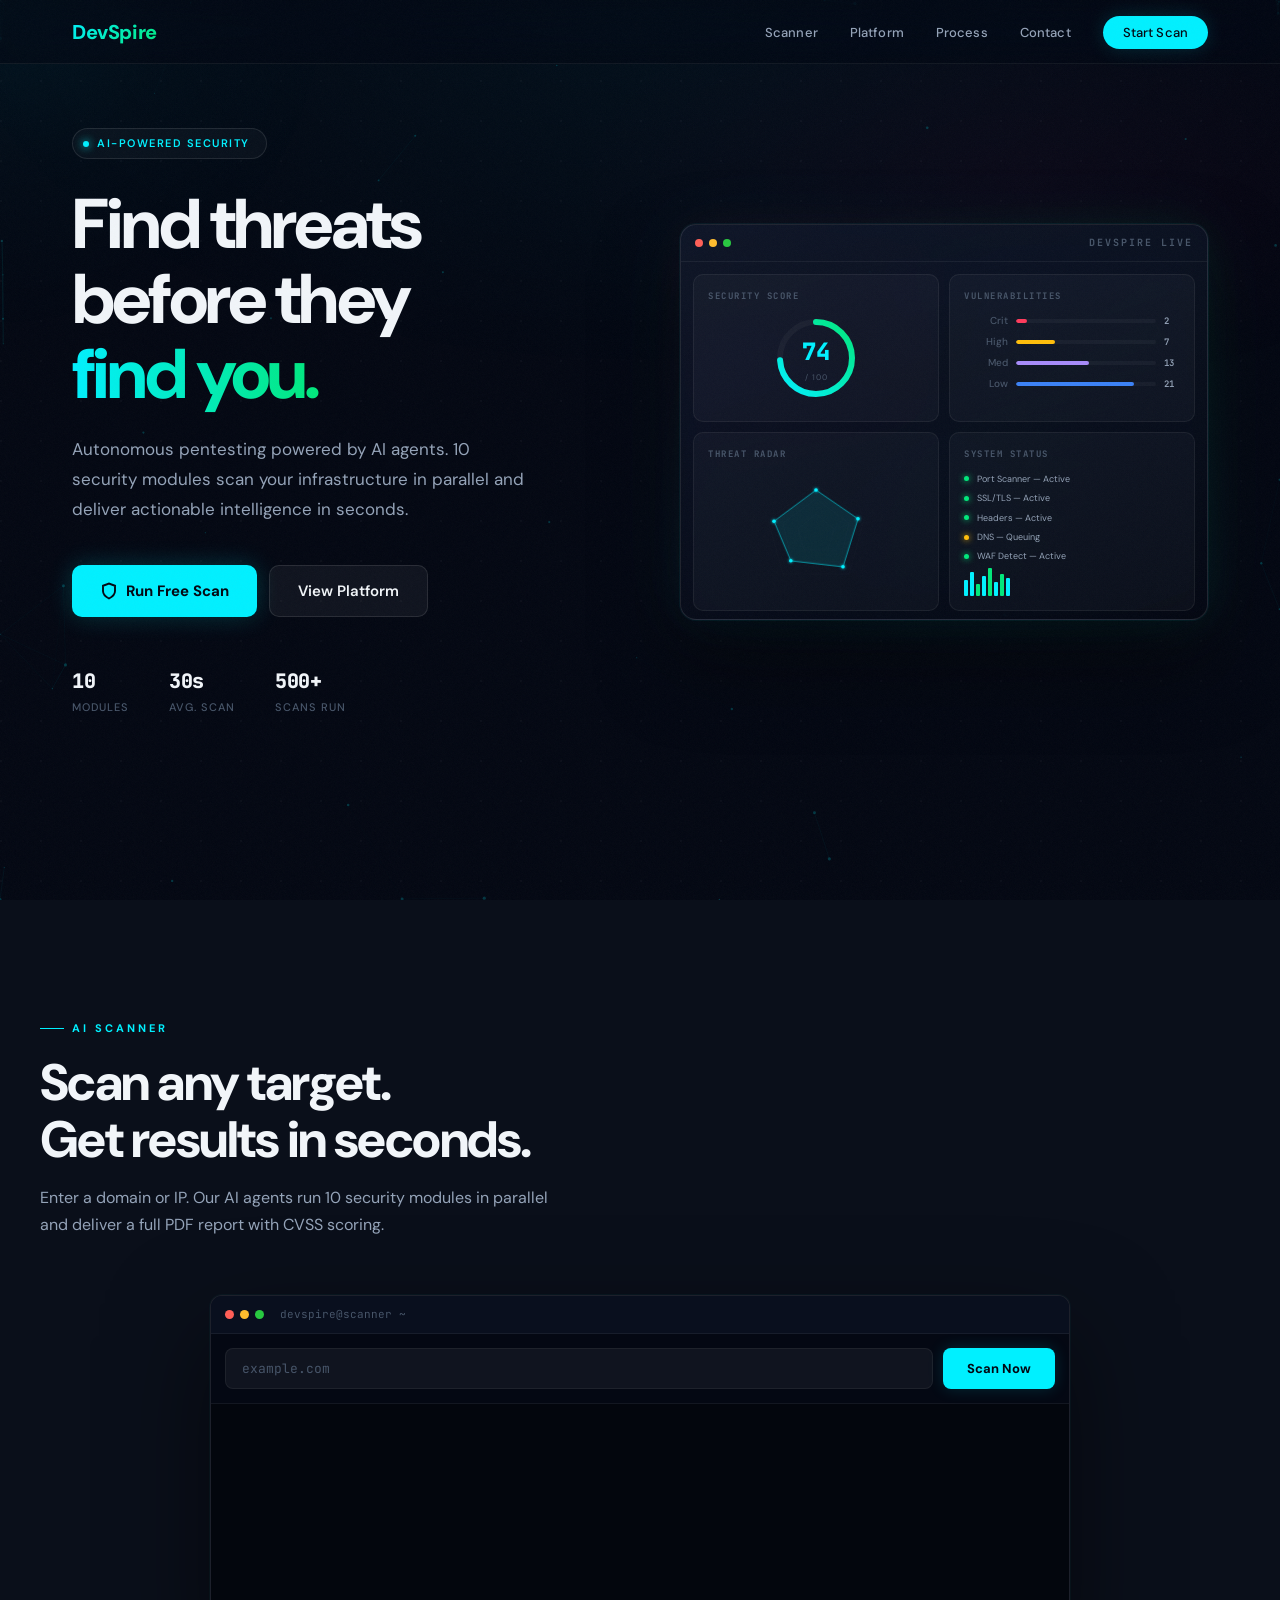
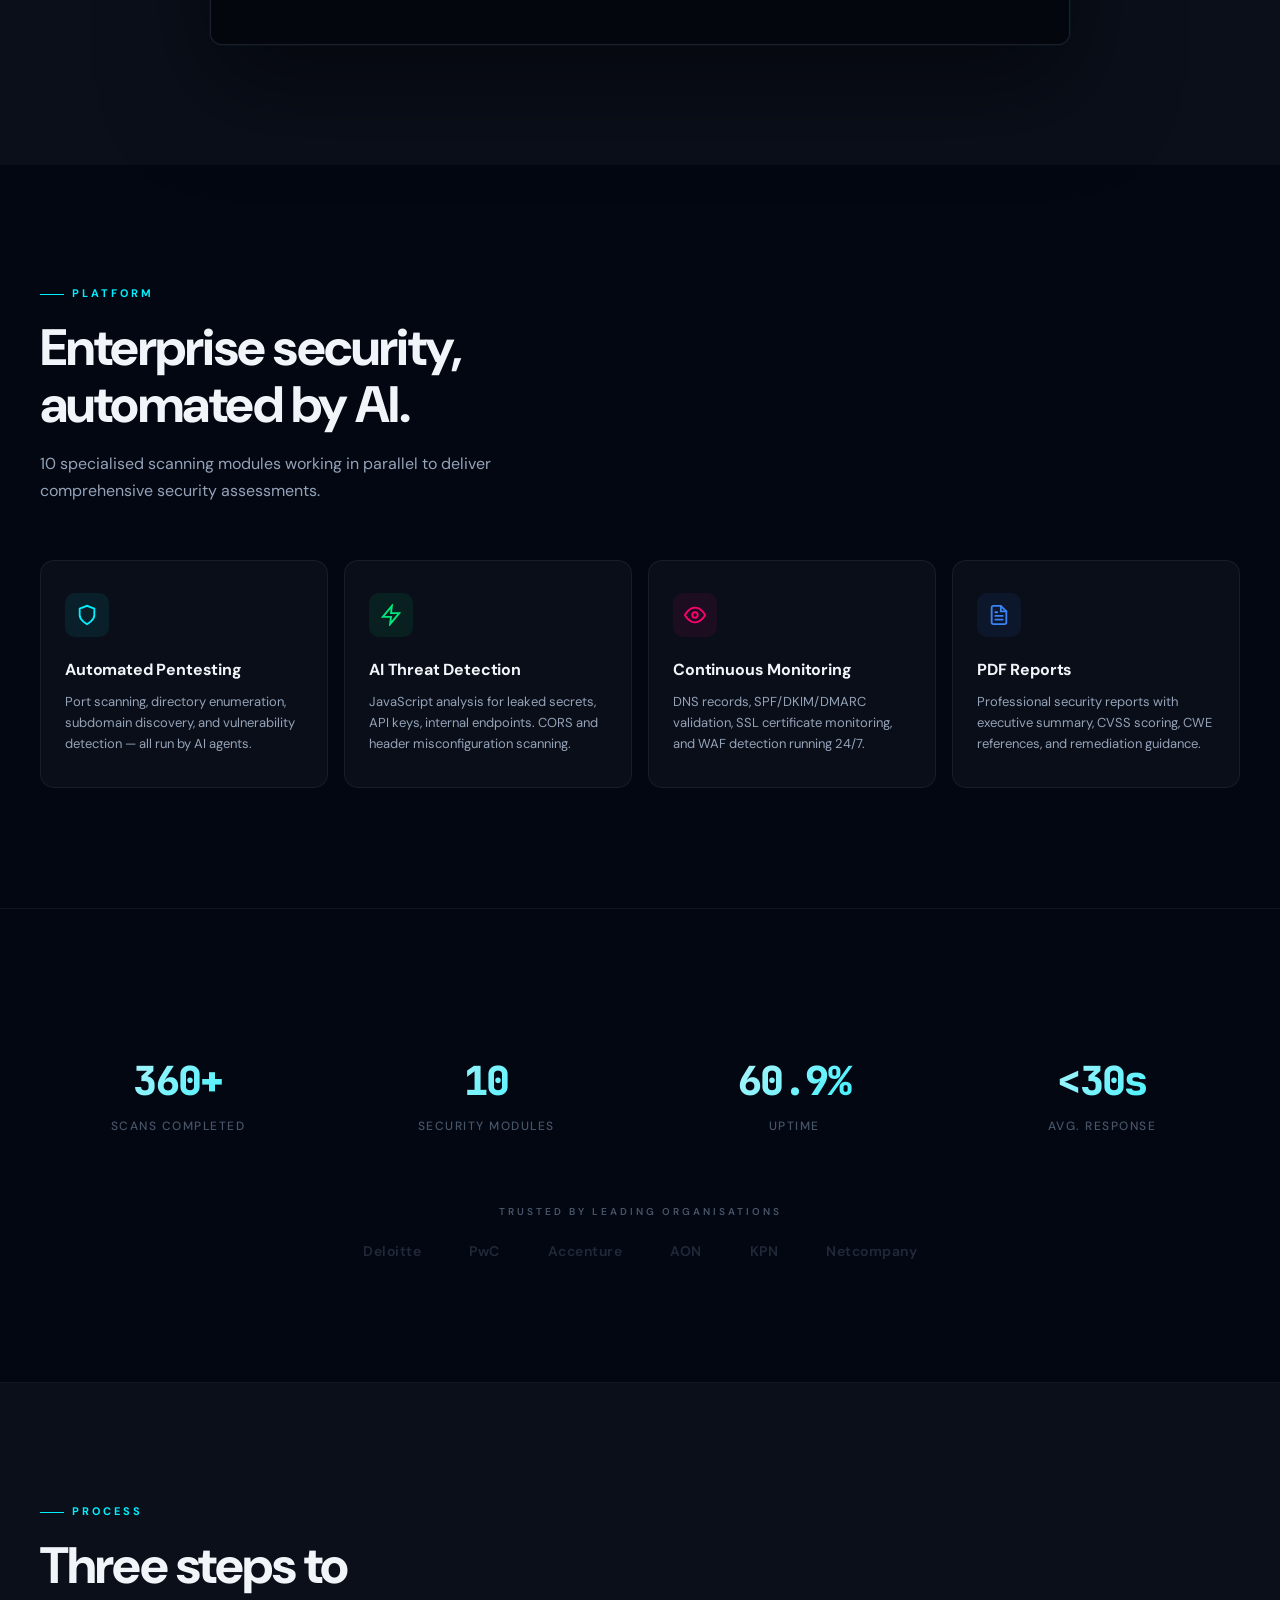
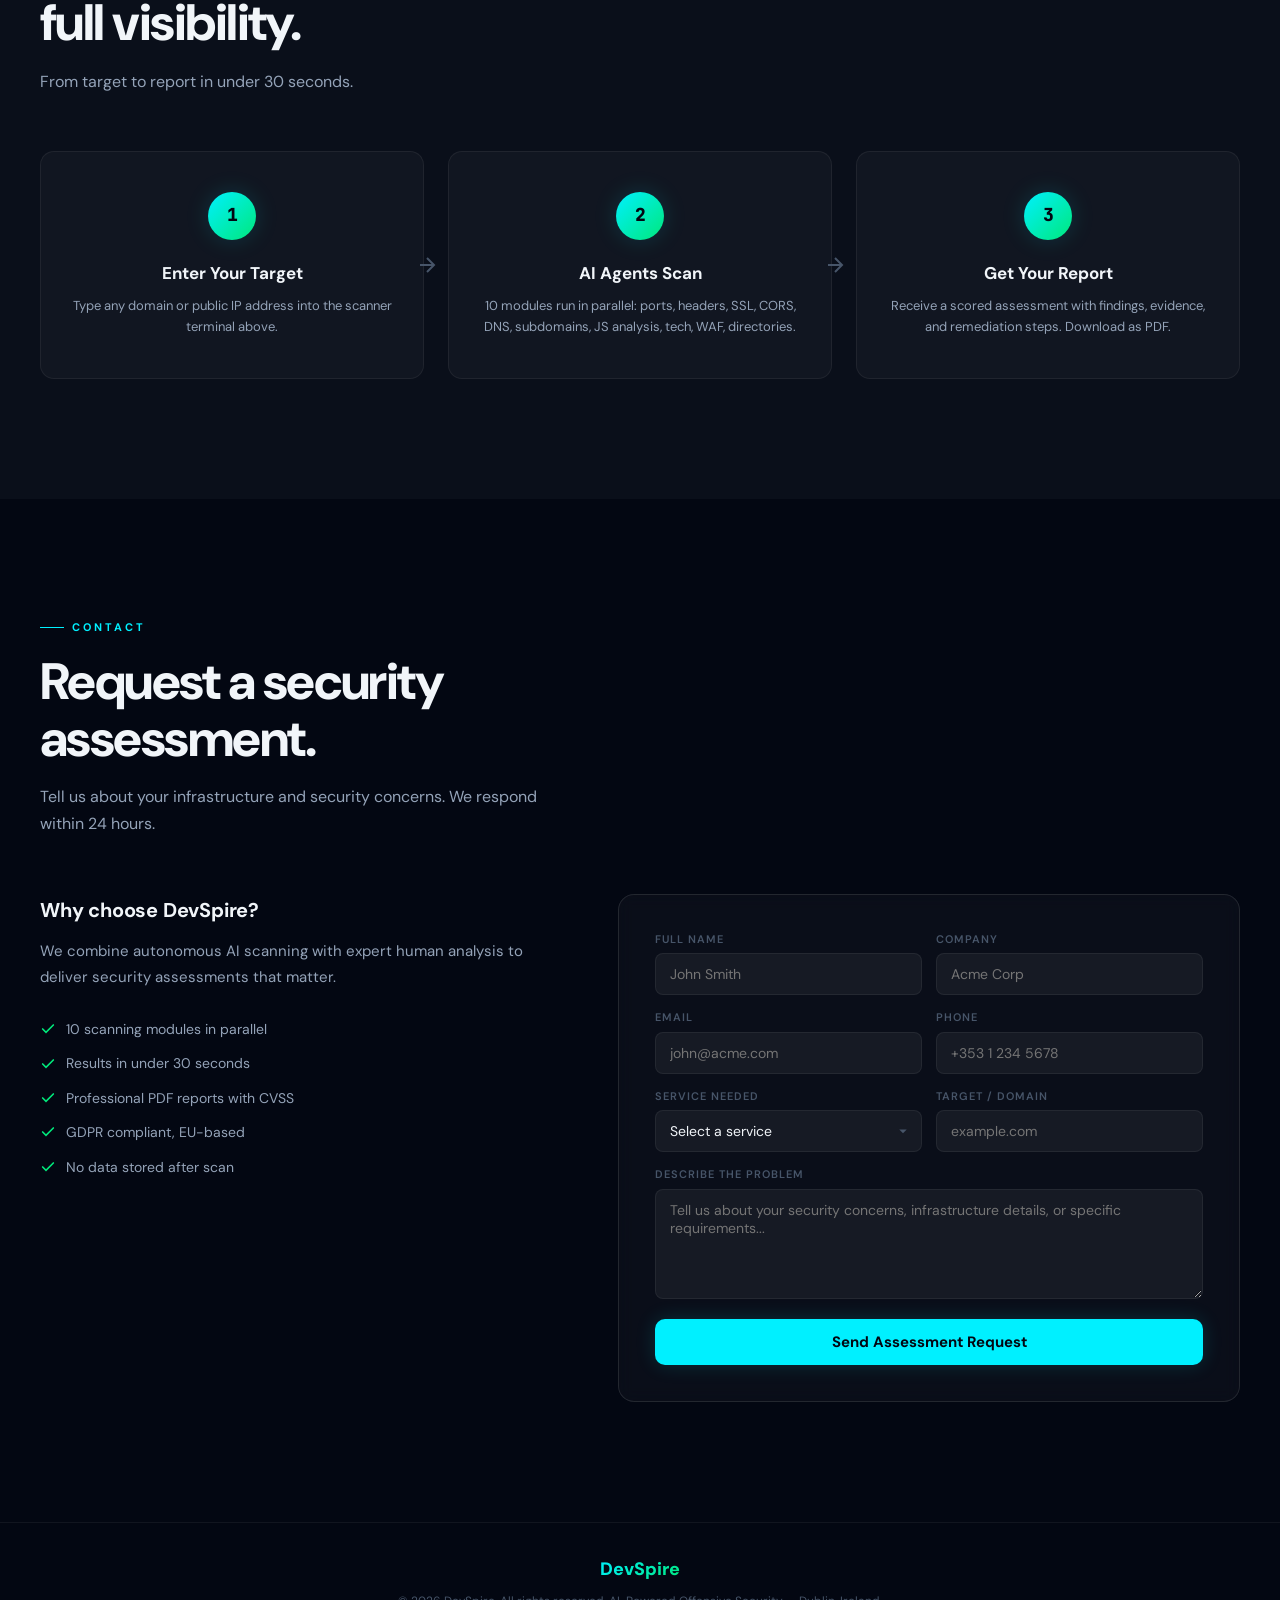
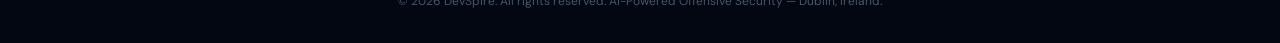
<file: index.html>
<!DOCTYPE html>
<html lang="en">
<head>
  <meta charset="UTF-8" />
  <meta name="viewport" content="width=device-width, initial-scale=1.0" />
  <title>DevSpire — AI-Powered Offensive Security</title>
  <meta name="description" content="DevSpire combines AI automation with elite human expertise to deliver end-to-end cybersecurity — penetration testing, red team ops, threat intelligence, and incident response." />
  <meta name="robots" content="index, follow" />
  <link rel="canonical" href="https://devspire.ie/" />
  <meta property="og:type" content="website" />
  <meta property="og:title" content="DevSpire — AI-Powered Offensive Security" />
  <meta property="og:description" content="Autonomous cybersecurity powered by AI agents. We find vulnerabilities before attackers do." />
  <meta property="og:url" content="https://devspire.ie/" />
  <meta property="og:image" content="https://devspire.ie/logo.jpeg" />
  <meta name="twitter:card" content="summary_large_image" />
  <meta name="twitter:title" content="DevSpire — AI-Powered Offensive Security" />
  <link rel="icon" type="image/jpeg" href="logo.jpeg" />
  <link rel="preconnect" href="https://fonts.googleapis.com" />
  <link rel="preconnect" href="https://fonts.gstatic.com" crossorigin />
  <link href="https://fonts.googleapis.com/css2?family=DM+Sans:ital,opsz,wght@0,9..40,400;0,9..40,500;0,9..40,600;0,9..40,700;0,9..40,800&family=JetBrains+Mono:wght@400;500;700&display=swap" rel="stylesheet" />
<style>
*,*::before,*::after{box-sizing:border-box;margin:0;padding:0}

:root{
  --bg:#030712;
  --bg2:#0a0f1a;
  --bg3:#111827;
  --surface:rgba(255,255,255,.03);
  --surface2:rgba(255,255,255,.05);
  --surface3:rgba(255,255,255,.08);
  --border:rgba(255,255,255,.06);
  --border2:rgba(255,255,255,.1);
  --cyan:#00f0ff;
  --cyan-dim:rgba(0,240,255,.08);
  --cyan-glow:rgba(0,240,255,.15);
  --magenta:#ff006e;
  --emerald:#00e87b;
  --amber:#ffbe0b;
  --red:#ff3b5c;
  --blue:#3b82f6;
  --text:#f1f5f9;
  --text2:#94a3b8;
  --text3:#475569;
  --font:'DM Sans',system-ui,-apple-system,sans-serif;
  --mono:'JetBrains Mono',ui-monospace,monospace;
  --ease:cubic-bezier(.22,1,.36,1);
  --ease-out:cubic-bezier(0,0,.2,1);
  --max-w:1200px;
}

html{scroll-behavior:smooth}
@media(prefers-reduced-motion:reduce){html{scroll-behavior:auto}*{animation-duration:0s!important;transition-duration:0s!important}}

body{font-family:var(--font);background:var(--bg);color:var(--text);overflow-x:hidden;line-height:1.6;
  -webkit-font-smoothing:antialiased;-moz-osx-font-smoothing:grayscale}
a{color:inherit;text-decoration:none}
::selection{background:var(--cyan);color:var(--bg)}
img{max-width:100%;display:block}
button{font-family:var(--font)}

/* ─── NOISE OVERLAY ─── */
body::before{content:'';position:fixed;inset:0;z-index:9999;pointer-events:none;opacity:.035;
  background-image:url("data:image/svg+xml,%3Csvg viewBox='0 0 256 256' xmlns='http://www.w3.org/2000/svg'%3E%3Cfilter id='n'%3E%3CfeTurbulence type='fractalNoise' baseFrequency='0.9' numOctaves='4' stitchTiles='stitch'/%3E%3C/filter%3E%3Crect width='100%25' height='100%25' filter='url(%23n)'/%3E%3C/svg%3E");
  background-repeat:repeat;background-size:128px 128px}

/* ─── GRID PATTERN ─── */
.grid-bg{position:fixed;inset:0;z-index:0;pointer-events:none;
  background-image:radial-gradient(circle at 1px 1px, rgba(255,255,255,.03) 1px, transparent 0);
  background-size:40px 40px}
.grid-fade{position:fixed;inset:0;z-index:0;pointer-events:none;
  background:radial-gradient(ellipse 80% 60% at 50% 0%,rgba(0,240,255,.04),transparent 70%),
  radial-gradient(ellipse 60% 40% at 80% 20%,rgba(255,0,110,.03),transparent 60%)}

/* ─── CURSOR GLOW ─── */
.cursor-glow{position:fixed;width:800px;height:800px;border-radius:50%;pointer-events:none;z-index:1;
  background:radial-gradient(circle,rgba(0,240,255,.06) 0%,rgba(0,240,255,.02) 30%,transparent 60%);
  transform:translate(-50%,-50%);will-change:left,top;transition:left .15s var(--ease),top .15s var(--ease)}

/* ─── SKIP LINK ─── */
.skip-link{position:absolute;top:-100%;left:16px;z-index:10000;background:var(--bg3);color:#fff;
  padding:12px 24px;border-radius:0 0 8px 8px;font-weight:600;font-size:.875rem}
.skip-link:focus{top:0}

/* ─── NAVBAR ─── */
.nav{position:fixed;top:0;left:0;right:0;z-index:1000;height:64px;
  display:flex;align-items:center;justify-content:center;
  background:rgba(3,7,18,.6);backdrop-filter:blur(20px) saturate(1.4);
  border-bottom:1px solid var(--border);transition:all .3s var(--ease)}
.nav.scrolled{background:rgba(3,7,18,.9);border-color:var(--border2)}
.nav-inner{max-width:var(--max-w);width:100%;padding:0 32px;display:flex;align-items:center;justify-content:space-between}
.nav-logo{font-size:1.25rem;font-weight:800;letter-spacing:-.02em;
  background:linear-gradient(135deg,var(--cyan),var(--emerald));
  -webkit-background-clip:text;-webkit-text-fill-color:transparent;background-clip:text}
.nav-links{display:flex;gap:32px;list-style:none;align-items:center}
.nav-links a{font-size:.8125rem;font-weight:500;color:var(--text2);transition:color .2s;letter-spacing:.01em}
.nav-links a:hover{color:var(--text)}
.nav-cta{background:var(--cyan)!important;color:var(--bg)!important;-webkit-text-fill-color:var(--bg)!important;
  padding:8px 20px;border-radius:100px;font-weight:700;font-size:.8125rem;letter-spacing:.01em;
  box-shadow:0 0 20px rgba(0,240,255,.15);transition:all .25s var(--ease)}
.nav-cta:hover{box-shadow:0 0 30px rgba(0,240,255,.3);transform:translateY(-1px)}
.burger{display:none;background:none;border:none;cursor:pointer;padding:8px;flex-direction:column;gap:5px}
.burger span{width:20px;height:1.5px;background:var(--text);border-radius:4px;transition:.3s}

/* ─── SECTION ─── */
section{padding:120px 32px;position:relative;z-index:2}
.section-inner{max-width:var(--max-w);margin:0 auto}
.section-label{font-size:.6875rem;font-weight:700;text-transform:uppercase;letter-spacing:3px;
  color:var(--cyan);margin-bottom:16px;display:flex;align-items:center;gap:8px}
.section-label::before{content:'';width:24px;height:1px;background:var(--cyan)}
.section-title{font-size:clamp(2rem,4vw,3.25rem);font-weight:800;letter-spacing:-.03em;
  line-height:1.12;margin-bottom:16px}
.section-desc{font-size:1rem;color:var(--text2);max-width:520px;line-height:1.7;margin-bottom:56px}

/* ─── HERO ─── */
.hero{min-height:100vh;display:flex;align-items:center;padding-top:64px;position:relative;overflow:hidden}
.hero-canvas{position:absolute;inset:0;z-index:0}
.hero-canvas canvas{width:100%;height:100%}
.hero-inner{max-width:var(--max-w);margin:0 auto;width:100%;padding:0 32px;
  display:grid;grid-template-columns:1fr 1fr;gap:80px;align-items:center;position:relative;z-index:2}

.hero-badge{display:inline-flex;align-items:center;gap:8px;padding:6px 16px 6px 10px;
  border-radius:100px;border:1px solid var(--border2);background:var(--surface);
  font-size:.6875rem;font-weight:600;text-transform:uppercase;letter-spacing:1.5px;color:var(--cyan);
  margin-bottom:28px;opacity:0;animation:fadeUp .8s .2s var(--ease) forwards}
.hero-badge .pulse{width:6px;height:6px;border-radius:50%;background:var(--cyan);
  box-shadow:0 0 8px var(--cyan);animation:pulse 2s infinite}
@keyframes pulse{0%,100%{opacity:1;transform:scale(1)}50%{opacity:.4;transform:scale(.8)}}

.hero h1{font-size:clamp(3rem,5.5vw,4.5rem);font-weight:800;line-height:1.06;letter-spacing:-.04em;
  margin-bottom:24px;opacity:0;animation:fadeUp .8s .35s var(--ease) forwards}
.hero h1 .shimmer{background:linear-gradient(90deg,var(--cyan),var(--emerald),var(--cyan));
  background-size:200% 100%;-webkit-background-clip:text;-webkit-text-fill-color:transparent;
  background-clip:text;animation:shimmer 3s linear infinite}
@keyframes shimmer{0%{background-position:200% 0}100%{background-position:-200% 0}}

.hero-sub{font-size:1.0625rem;color:var(--text2);max-width:460px;line-height:1.75;
  margin-bottom:40px;opacity:0;animation:fadeUp .8s .5s var(--ease) forwards}

.hero-actions{display:flex;gap:12px;margin-bottom:48px;opacity:0;animation:fadeUp .8s .65s var(--ease) forwards}
.btn-primary{display:inline-flex;align-items:center;gap:8px;
  background:var(--cyan);color:var(--bg);padding:13px 28px;border-radius:10px;
  font-weight:700;font-size:.9375rem;border:none;cursor:pointer;
  box-shadow:0 0 24px rgba(0,240,255,.2),0 4px 12px rgba(0,0,0,.3);
  transition:all .25s var(--ease)}
.btn-primary:hover{box-shadow:0 0 40px rgba(0,240,255,.35),0 8px 20px rgba(0,0,0,.4);transform:translateY(-2px)}
.btn-primary svg{width:18px;height:18px}
.btn-ghost{display:inline-flex;align-items:center;gap:8px;
  background:var(--surface2);color:var(--text);padding:13px 28px;border-radius:10px;
  font-weight:600;font-size:.9375rem;border:1px solid var(--border2);cursor:pointer;
  transition:all .25s var(--ease)}
.btn-ghost:hover{background:var(--surface3);border-color:rgba(255,255,255,.15)}

.hero-metrics{display:flex;gap:40px;opacity:0;animation:fadeUp .8s .8s var(--ease) forwards}
.hm{display:flex;flex-direction:column;gap:2px}
.hm-val{font-size:1.25rem;font-weight:800;font-family:var(--mono);color:var(--text);letter-spacing:-.02em}
.hm-label{font-size:.6875rem;color:var(--text3);font-weight:500;text-transform:uppercase;letter-spacing:1px}

@keyframes fadeUp{from{opacity:0;transform:translateY(28px)}to{opacity:1;transform:translateY(0)}}

/* ─── DASHBOARD 3D ─── */
.dash-container{perspective:1200px;opacity:0;animation:fadeUp 1s .5s var(--ease) forwards}
.dash-frame{position:relative;width:100%;aspect-ratio:4/3;border-radius:16px;
  background:linear-gradient(160deg,rgba(15,23,42,.85),rgba(3,7,18,.95));
  border:1px solid var(--border2);overflow:hidden;
  transform-style:preserve-3d;transition:transform .12s var(--ease-out);
  box-shadow:0 0 0 1px rgba(0,240,255,.05),0 0 80px rgba(0,240,255,.04),0 40px 80px rgba(0,0,0,.5)}
.dash-halo{position:absolute;inset:-1px;border-radius:17px;z-index:-1;
  background:conic-gradient(from 180deg,rgba(0,240,255,.12),rgba(255,0,110,.06),rgba(0,232,123,.08),rgba(0,240,255,.12));
  filter:blur(24px);animation:haloSpin 8s linear infinite}
@keyframes haloSpin{to{transform:rotate(360deg)}}
.dash-chrome{padding:10px 14px;display:flex;align-items:center;justify-content:space-between;
  border-bottom:1px solid var(--border)}
.dash-chrome-dots{display:flex;gap:6px}
.dash-chrome-dots i{width:8px;height:8px;border-radius:50%;display:block}
.dash-chrome-dots i:nth-child(1){background:#ff5f57}
.dash-chrome-dots i:nth-child(2){background:#febc2e}
.dash-chrome-dots i:nth-child(3){background:#28c840}
.dash-chrome-title{font-size:.625rem;font-weight:700;letter-spacing:2px;
  text-transform:uppercase;color:var(--text3);font-family:var(--mono)}
.dash-grid{display:grid;grid-template-columns:1fr 1fr;gap:10px;padding:12px}
.dash-cell{background:var(--surface);border:1px solid var(--border);border-radius:10px;padding:14px;
  transition:border-color .3s}
.dash-cell:hover{border-color:var(--border2)}
.dash-cell h4{font-size:.5625rem;font-weight:700;text-transform:uppercase;letter-spacing:1.5px;
  color:var(--text3);margin-bottom:10px;font-family:var(--mono)}

/* Score Ring */
.score-wrap{display:flex;flex-direction:column;align-items:center}
.score-ring{position:relative;width:90px;height:90px;margin-bottom:4px}
.score-ring svg{transform:rotate(-90deg);width:90px;height:90px}
.score-ring circle{fill:none;stroke-width:6;stroke-linecap:round}
.sr-bg{stroke:rgba(255,255,255,.04)}
.sr-fg{stroke:url(#sgr);stroke-dasharray:226;stroke-dashoffset:59;
  animation:ringIn 2s var(--ease) forwards}
@keyframes ringIn{from{stroke-dashoffset:226}to{stroke-dashoffset:59}}
.score-center{position:absolute;inset:0;display:flex;flex-direction:column;align-items:center;justify-content:center}
.score-num{font-size:1.5rem;font-weight:800;font-family:var(--mono);color:var(--cyan)}
.score-lbl{font-size:.5rem;color:var(--text3);letter-spacing:1px;text-transform:uppercase}

/* Vuln Bars */
.vb{display:flex;align-items:center;gap:8px;font-size:.625rem;margin-bottom:5px}
.vb:last-child{margin-bottom:0}
.vb-name{width:44px;text-align:right;color:var(--text3);font-weight:500}
.vb-track{flex:1;height:4px;background:rgba(255,255,255,.04);border-radius:2px;overflow:hidden}
.vb-fill{height:100%;border-radius:2px;transform-origin:left;animation:barIn 1.2s var(--ease) forwards}
@keyframes barIn{from{transform:scaleX(0)}to{transform:scaleX(1)}}
.vb-ct{width:16px;font-family:var(--mono);font-weight:600;color:var(--text2);font-size:.5625rem}

/* Radar */
.radar-svg{width:100%;max-width:120px;margin:0 auto;display:block}
.radar-grid-line{stroke:rgba(255,255,255,.05);fill:none;stroke-width:.5}
.radar-fill{fill:rgba(0,240,255,.1);stroke:var(--cyan);stroke-width:1;
  opacity:0;animation:radarIn 1.5s .5s var(--ease) forwards}
@keyframes radarIn{to{opacity:1}}
.radar-pt{fill:var(--cyan);filter:drop-shadow(0 0 3px var(--cyan))}

/* Status */
.st-row{display:flex;align-items:center;gap:8px;font-size:.5625rem;color:var(--text2);margin-bottom:5px}
.st-row:last-child{margin-bottom:0}
.st-dot{width:5px;height:5px;border-radius:50%;flex-shrink:0}
.st-dot.on{background:var(--emerald);box-shadow:0 0 6px var(--emerald)}
.st-dot.warn{background:var(--amber);box-shadow:0 0 6px var(--amber)}
.mini-chart{display:flex;gap:2px;align-items:flex-end;height:24px;margin-top:8px}
.mini-col{width:4px;border-radius:1px;animation:colUp .8s var(--ease) forwards}
@keyframes colUp{from{height:0}to{height:var(--h)}}

/* ─── SCANNER TERMINAL ─── */
#scanner{background:var(--bg2)}
.term{max-width:860px;margin:0 auto;border-radius:12px;overflow:hidden;
  border:1px solid var(--border2);background:rgba(3,7,18,.8);
  box-shadow:0 0 0 1px rgba(0,240,255,.03),0 40px 100px rgba(0,0,0,.5)}
.term-top{padding:10px 14px;display:flex;align-items:center;gap:8px;
  border-bottom:1px solid var(--border);background:rgba(15,23,42,.5)}
.term-top-dots{display:flex;gap:6px}
.term-top-dots i{width:9px;height:9px;border-radius:50%;display:block}
.term-top-dots i:nth-child(1){background:#ff5f57}
.term-top-dots i:nth-child(2){background:#febc2e}
.term-top-dots i:nth-child(3){background:#28c840}
.term-top-label{margin-left:8px;font-size:.6875rem;color:var(--text3);font-family:var(--mono)}
.term-input{padding:14px;display:flex;gap:10px;border-bottom:1px solid var(--border)}
.term-input input{flex:1;background:var(--surface2);border:1px solid var(--border);border-radius:8px;
  padding:11px 16px;color:var(--text);font-family:var(--mono);font-size:.8125rem;outline:none;
  transition:border-color .2s}
.term-input input:focus{border-color:var(--cyan)}
.term-input input::placeholder{color:var(--text3)}
.term-input button{background:var(--cyan);color:var(--bg);border:none;border-radius:8px;
  padding:11px 24px;font-weight:700;cursor:pointer;font-size:.8125rem;white-space:nowrap;
  box-shadow:0 0 16px rgba(0,240,255,.15);transition:all .2s var(--ease)}
.term-input button:hover{box-shadow:0 0 28px rgba(0,240,255,.3);transform:translateY(-1px)}
#terminal-body{min-height:240px;max-height:380px;overflow-y:auto;padding:14px;
  font-family:var(--mono);font-size:.75rem;line-height:1.9;background:rgba(0,0,0,.3)}
.term-line{opacity:0;animation:lineIn .2s forwards}
@keyframes lineIn{to{opacity:1}}
.term-prompt{color:var(--cyan);margin-right:6px}
.term-cmd{color:var(--text)}
.term-output{color:var(--text2)}
.term-success{color:var(--emerald)}
.term-warn{color:var(--amber)}

/* ─── FEATURES ─── */
.feat-grid{display:grid;grid-template-columns:repeat(4,1fr);gap:16px}
.feat-card{background:var(--surface);border:1px solid var(--border);border-radius:14px;
  padding:32px 24px;transition:all .3s var(--ease);position:relative;overflow:hidden;cursor:default}
.feat-card::before{content:'';position:absolute;inset:0;border-radius:14px;opacity:0;
  background:linear-gradient(135deg,rgba(0,240,255,.04),rgba(255,0,110,.02));transition:opacity .3s}
.feat-card::after{content:'';position:absolute;top:0;left:0;right:0;height:1px;
  background:linear-gradient(90deg,transparent,var(--cyan),transparent);opacity:0;transition:opacity .3s}
.feat-card:hover{border-color:rgba(0,240,255,.12);transform:translateY(-4px);
  box-shadow:0 20px 60px rgba(0,0,0,.3),0 0 40px rgba(0,240,255,.03)}
.feat-card:hover::before,.feat-card:hover::after{opacity:1}
.feat-icon{width:44px;height:44px;border-radius:10px;display:flex;align-items:center;justify-content:center;
  margin-bottom:20px}
.feat-card:nth-child(1) .feat-icon{background:rgba(0,240,255,.08);color:var(--cyan)}
.feat-card:nth-child(2) .feat-icon{background:rgba(0,232,123,.08);color:var(--emerald)}
.feat-card:nth-child(3) .feat-icon{background:rgba(255,0,110,.08);color:var(--magenta)}
.feat-card:nth-child(4) .feat-icon{background:rgba(59,130,246,.08);color:var(--blue)}
.feat-card h3{font-size:1rem;font-weight:700;margin-bottom:8px;letter-spacing:-.01em}
.feat-card p{font-size:.8125rem;color:var(--text2);line-height:1.65}

/* ─── STATS ─── */
#stats{background:var(--bg);border-top:1px solid var(--border);border-bottom:1px solid var(--border)}
.stats-grid{display:grid;grid-template-columns:repeat(4,1fr);gap:32px;text-align:center;
  padding:20px 0}
.stat-item{display:flex;flex-direction:column;gap:4px}
.stat-num{font-size:2.5rem;font-weight:800;font-family:var(--mono);letter-spacing:-.04em;
  background:linear-gradient(135deg,var(--text),var(--cyan));
  -webkit-background-clip:text;-webkit-text-fill-color:transparent;background-clip:text}
.stat-label{font-size:.75rem;color:var(--text3);font-weight:500;text-transform:uppercase;letter-spacing:1.5px}
.trusted{margin-top:48px;text-align:center}
.trusted p{font-size:.625rem;font-weight:600;text-transform:uppercase;letter-spacing:3px;
  color:var(--text3);margin-bottom:20px}
.trusted-logos{display:flex;justify-content:center;gap:48px;align-items:center;flex-wrap:wrap}
.trusted-logos span{font-size:.875rem;font-weight:600;color:var(--text3);opacity:.45;letter-spacing:.5px;
  transition:opacity .3s}
.trusted-logos span:hover{opacity:.7}

/* ─── HOW IT WORKS ─── */
#how{background:var(--bg2)}
.steps-grid{display:grid;grid-template-columns:repeat(3,1fr);gap:24px}
.step-card{text-align:center;padding:40px 28px;border-radius:14px;
  background:var(--surface);border:1px solid var(--border);
  transition:all .3s var(--ease);position:relative}
.step-card:hover{border-color:var(--border2);transform:translateY(-4px)}
.step-num{width:48px;height:48px;border-radius:50%;display:flex;align-items:center;justify-content:center;
  margin:0 auto 20px;font-size:1.125rem;font-weight:800;font-family:var(--mono);
  background:linear-gradient(135deg,var(--cyan),var(--emerald));color:var(--bg);
  box-shadow:0 0 24px rgba(0,240,255,.15)}
.step-card h3{font-size:1.0625rem;font-weight:700;margin-bottom:8px}
.step-card p{font-size:.8125rem;color:var(--text2);line-height:1.65}
.step-arrow{display:none;position:absolute;top:50%;right:-16px;transform:translateY(-50%);
  color:var(--text3);width:24px;height:24px}
@media(min-width:769px){
  .step-card:not(:last-child) .step-arrow{display:block}
}

/* ─── CONTACT ─── */
#contact{background:var(--bg)}
.contact-grid{display:grid;grid-template-columns:1fr 1.2fr;gap:60px;align-items:start}
.contact-info h3{font-size:1.25rem;font-weight:700;margin-bottom:12px;letter-spacing:-.01em}
.contact-info>p{color:var(--text2);margin-bottom:28px;line-height:1.75;font-size:.9375rem}
.contact-perks{list-style:none;display:flex;flex-direction:column;gap:12px}
.contact-perks li{display:flex;align-items:center;gap:10px;font-size:.875rem;color:var(--text2)}
.contact-perks li svg{width:16px;height:16px;color:var(--emerald);flex-shrink:0}
.contact-card{background:var(--surface);border:1px solid var(--border2);border-radius:16px;padding:36px;
  backdrop-filter:blur(8px)}
.form-row{display:grid;grid-template-columns:1fr 1fr;gap:14px;margin-bottom:14px}
.form-g{display:flex;flex-direction:column;gap:5px}
.form-g.full{grid-column:1/-1}
.form-g label{font-size:.6875rem;font-weight:600;text-transform:uppercase;letter-spacing:1px;color:var(--text3)}
.form-g input,.form-g select,.form-g textarea{background:var(--surface2);border:1px solid var(--border);
  border-radius:8px;padding:11px 14px;color:var(--text);font-family:var(--font);font-size:.875rem;
  outline:none;transition:border-color .2s;resize:vertical}
.form-g input:focus,.form-g select:focus,.form-g textarea:focus{border-color:var(--cyan)}
.form-g select{cursor:pointer;-webkit-appearance:none;appearance:none;
  background-image:url("data:image/svg+xml,%3Csvg xmlns='http://www.w3.org/2000/svg' width='12' height='12' fill='%23475569' viewBox='0 0 16 16'%3E%3Cpath d='M8 11L3 6h10z'/%3E%3C/svg%3E");
  background-repeat:no-repeat;background-position:right 12px center}
.form-g select option{background:var(--bg3);color:var(--text)}
.form-g textarea{min-height:110px}
.form-btn{width:100%;background:var(--cyan);color:var(--bg);border:none;border-radius:10px;
  padding:13px;font-weight:700;font-size:.9375rem;cursor:pointer;
  box-shadow:0 0 20px rgba(0,240,255,.15);transition:all .25s var(--ease);margin-top:6px}
.form-btn:hover{box-shadow:0 0 36px rgba(0,240,255,.3);transform:translateY(-2px)}
.form-ok{display:none;text-align:center;padding:48px 24px}
.form-ok svg{width:56px;height:56px;color:var(--emerald);margin-bottom:16px}
.form-ok h3{font-size:1.25rem;margin-bottom:8px;font-weight:700}
.form-ok p{color:var(--text2);font-size:.9375rem}

/* ─── FOOTER ─── */
footer{border-top:1px solid var(--border);padding:32px;text-align:center;position:relative;z-index:2}
.foot-logo{font-size:1.125rem;font-weight:800;
  background:linear-gradient(135deg,var(--cyan),var(--emerald));
  -webkit-background-clip:text;-webkit-text-fill-color:transparent;background-clip:text;
  display:inline-block;margin-bottom:8px}
footer p{font-size:.75rem;color:var(--text3)}

/* ─── REVEAL ─── */
.reveal{opacity:0;transform:translateY(24px);transition:opacity .7s var(--ease),transform .7s var(--ease)}
.reveal.vis{opacity:1;transform:translateY(0)}

/* ─── BTN-FILL (for scanner PDF button) ─── */
.btn-fill{display:inline-flex;align-items:center;gap:8px;
  background:var(--cyan);color:var(--bg);padding:10px 20px;border-radius:8px;
  font-weight:700;font-size:.8125rem;border:none;cursor:pointer;font-family:var(--font);
  box-shadow:0 0 16px rgba(0,240,255,.15);transition:all .2s var(--ease)}
.btn-fill:hover{box-shadow:0 0 28px rgba(0,240,255,.3);transform:translateY(-1px)}

/* ─── RESPONSIVE ─── */
@media(max-width:1024px){
  .hero-inner{grid-template-columns:1fr;text-align:center}
  .hero-sub{margin-left:auto;margin-right:auto}
  .hero-actions{justify-content:center}
  .hero-metrics{justify-content:center}
  .dash-container{max-width:480px;margin:0 auto}
  .feat-grid{grid-template-columns:repeat(2,1fr)}
  .stats-grid{grid-template-columns:repeat(2,1fr);gap:24px}
  .contact-grid{grid-template-columns:1fr}
}
@media(max-width:768px){
  section{padding:80px 20px}
  .nav-inner{padding:0 20px}
  .nav-links{display:none;position:fixed;inset:0;top:64px;
    background:rgba(3,7,18,.98);backdrop-filter:blur(24px);
    flex-direction:column;justify-content:center;align-items:center;gap:28px;z-index:999}
  .nav-links.open{display:flex}
  .burger{display:flex}
  .hero{padding-top:80px}
  .hero-inner{padding:0 20px;gap:48px}
  .feat-grid{grid-template-columns:1fr}
  .steps-grid{grid-template-columns:1fr}
  .form-row{grid-template-columns:1fr}
  .hero-metrics{gap:24px}
  .trusted-logos{gap:28px}
}
</style>
</head>
<body>
<div class="grid-bg"></div>
<div class="grid-fade"></div>
<div class="cursor-glow" id="cursorGlow"></div>
<a href="#main" class="skip-link">Skip to content</a>

<!-- NAV -->
<nav class="nav" id="navbar">
  <div class="nav-inner">
    <a href="#" class="nav-logo">DevSpire</a>
    <ul class="nav-links" id="navLinks">
      <li><a href="#scanner">Scanner</a></li>
      <li><a href="#features">Platform</a></li>
      <li><a href="#how">Process</a></li>
      <li><a href="#contact">Contact</a></li>
      <li><a href="#scanner" class="nav-cta">Start Scan</a></li>
    </ul>
    <button class="burger" id="burger" aria-label="Toggle menu"><span></span><span></span><span></span></button>
  </div>
</nav>

<!-- HERO -->
<section class="hero" id="main">
  <div class="hero-canvas"><canvas id="particles"></canvas></div>
  <div class="hero-inner">
    <div>
      <div class="hero-badge"><span class="pulse"></span> AI-Powered Security</div>
      <h1>Find threats<br>before they<br><span class="shimmer">find you.</span></h1>
      <p class="hero-sub">Autonomous pentesting powered by AI agents. 10 security modules scan your infrastructure in parallel and deliver actionable intelligence in seconds.</p>
      <div class="hero-actions">
        <a href="#scanner" class="btn-primary">
          <svg viewBox="0 0 24 24" fill="none" stroke="currentColor" stroke-width="2.5" stroke-linecap="round"><path d="M12 22s8-4 8-10V5l-8-3-8 3v7c0 6 8 10 8 10z"/></svg>
          Run Free Scan
        </a>
        <a href="#features" class="btn-ghost">View Platform</a>
      </div>
      <div class="hero-metrics">
        <div class="hm"><span class="hm-val" data-count="10">0</span><span class="hm-label">Modules</span></div>
        <div class="hm"><span class="hm-val" data-count="30" data-suffix="s">0</span><span class="hm-label">Avg. Scan</span></div>
        <div class="hm"><span class="hm-val" data-count="500" data-suffix="+">0</span><span class="hm-label">Scans Run</span></div>
      </div>
    </div>

    <!-- DASHBOARD 3D -->
    <div class="dash-container" id="dashWrap">
      <div class="dash-halo"></div>
      <div class="dash-frame" id="dashboard">
        <div class="dash-chrome">
          <div class="dash-chrome-dots"><i></i><i></i><i></i></div>
          <span class="dash-chrome-title">DevSpire Live</span>
        </div>
        <div class="dash-grid">
          <div class="dash-cell">
            <h4>Security Score</h4>
            <div class="score-wrap">
              <div class="score-ring">
                <svg viewBox="0 0 90 90">
                  <defs><linearGradient id="sgr" x1="0%" y1="0%" x2="100%" y2="100%">
                    <stop offset="0%" stop-color="#00f0ff"/><stop offset="100%" stop-color="#00e87b"/>
                  </linearGradient></defs>
                  <circle class="sr-bg" cx="45" cy="45" r="36"/>
                  <circle class="sr-fg" cx="45" cy="45" r="36"/>
                </svg>
                <div class="score-center"><span class="score-num" id="scoreNum">0</span><span class="score-lbl">/ 100</span></div>
              </div>
            </div>
          </div>
          <div class="dash-cell">
            <h4>Vulnerabilities</h4>
            <div class="vb"><span class="vb-name">Crit</span><div class="vb-track"><div class="vb-fill" style="width:8%;background:var(--red)"></div></div><span class="vb-ct">2</span></div>
            <div class="vb"><span class="vb-name">High</span><div class="vb-track"><div class="vb-fill" style="width:28%;background:var(--amber)"></div></div><span class="vb-ct">7</span></div>
            <div class="vb"><span class="vb-name">Med</span><div class="vb-track"><div class="vb-fill" style="width:52%;background:#a78bfa"></div></div><span class="vb-ct">13</span></div>
            <div class="vb"><span class="vb-name">Low</span><div class="vb-track"><div class="vb-fill" style="width:84%;background:var(--blue)"></div></div><span class="vb-ct">21</span></div>
          </div>
          <div class="dash-cell">
            <h4>Threat Radar</h4>
            <svg class="radar-svg" viewBox="0 0 200 200">
              <polygon class="radar-grid-line" points="100,20 180,80 155,170 45,170 20,80"/>
              <polygon class="radar-grid-line" points="100,45 155,85 140,150 60,150 45,85"/>
              <polygon class="radar-grid-line" points="100,70 130,95 120,130 80,130 70,95"/>
              <polygon class="radar-fill" points="100,30 170,78 145,158 58,148 30,82"/>
              <circle class="radar-pt" cx="100" cy="30" r="3"/>
              <circle class="radar-pt" cx="170" cy="78" r="3"/>
              <circle class="radar-pt" cx="145" cy="158" r="3"/>
              <circle class="radar-pt" cx="58" cy="148" r="3"/>
              <circle class="radar-pt" cx="30" cy="82" r="3"/>
            </svg>
          </div>
          <div class="dash-cell">
            <h4>System Status</h4>
            <div class="st-row"><span class="st-dot on"></span>Port Scanner — Active</div>
            <div class="st-row"><span class="st-dot on"></span>SSL/TLS — Active</div>
            <div class="st-row"><span class="st-dot on"></span>Headers — Active</div>
            <div class="st-row"><span class="st-dot warn"></span>DNS — Queuing</div>
            <div class="st-row"><span class="st-dot on"></span>WAF Detect — Active</div>
            <div class="mini-chart">
              <div class="mini-col" style="--h:16px;background:var(--cyan);animation-delay:.1s"></div>
              <div class="mini-col" style="--h:24px;background:var(--cyan);animation-delay:.15s"></div>
              <div class="mini-col" style="--h:12px;background:var(--emerald);animation-delay:.2s"></div>
              <div class="mini-col" style="--h:20px;background:var(--cyan);animation-delay:.25s"></div>
              <div class="mini-col" style="--h:28px;background:var(--emerald);animation-delay:.3s"></div>
              <div class="mini-col" style="--h:14px;background:var(--cyan);animation-delay:.35s"></div>
              <div class="mini-col" style="--h:22px;background:var(--emerald);animation-delay:.4s"></div>
              <div class="mini-col" style="--h:18px;background:var(--cyan);animation-delay:.45s"></div>
            </div>
          </div>
        </div>
      </div>
    </div>
  </div>
</section>

<!-- SCANNER -->
<section id="scanner">
  <div class="section-inner reveal">
    <div class="section-label">AI Scanner</div>
    <div class="section-title">Scan any target.<br>Get results in seconds.</div>
    <p class="section-desc">Enter a domain or IP. Our AI agents run 10 security modules in parallel and deliver a full PDF report with CVSS scoring.</p>
    <div class="term">
      <div class="term-top">
        <div class="term-top-dots"><i></i><i></i><i></i></div>
        <span class="term-top-label">devspire@scanner ~</span>
      </div>
      <div class="term-input">
        <input type="text" id="target-url" placeholder="example.com" autocomplete="off" />
        <button onclick="startAssessment()" type="button">Scan Now</button>
      </div>
      <div id="terminal-body"></div>
    </div>
  </div>
</section>

<!-- FEATURES -->
<section id="features">
  <div class="section-inner reveal">
    <div class="section-label">Platform</div>
    <div class="section-title">Enterprise security,<br>automated by AI.</div>
    <p class="section-desc">10 specialised scanning modules working in parallel to deliver comprehensive security assessments.</p>
    <div class="feat-grid">
      <div class="feat-card">
        <div class="feat-icon">
          <svg width="22" height="22" viewBox="0 0 24 24" fill="none" stroke="currentColor" stroke-width="2" stroke-linecap="round"><path d="M12 22s8-4 8-10V5l-8-3-8 3v7c0 6 8 10 8 10z"/></svg>
        </div>
        <h3>Automated Pentesting</h3>
        <p>Port scanning, directory enumeration, subdomain discovery, and vulnerability detection — all run by AI agents.</p>
      </div>
      <div class="feat-card">
        <div class="feat-icon">
          <svg width="22" height="22" viewBox="0 0 24 24" fill="none" stroke="currentColor" stroke-width="2" stroke-linecap="round"><path d="M13 2L3 14h9l-1 8 10-12h-9l1-8z"/></svg>
        </div>
        <h3>AI Threat Detection</h3>
        <p>JavaScript analysis for leaked secrets, API keys, internal endpoints. CORS and header misconfiguration scanning.</p>
      </div>
      <div class="feat-card">
        <div class="feat-icon">
          <svg width="22" height="22" viewBox="0 0 24 24" fill="none" stroke="currentColor" stroke-width="2" stroke-linecap="round"><path d="M1 12s4-8 11-8 11 8 11 8-4 8-11 8-11-8-11-8z"/><circle cx="12" cy="12" r="3"/></svg>
        </div>
        <h3>Continuous Monitoring</h3>
        <p>DNS records, SPF/DKIM/DMARC validation, SSL certificate monitoring, and WAF detection running 24/7.</p>
      </div>
      <div class="feat-card">
        <div class="feat-icon">
          <svg width="22" height="22" viewBox="0 0 24 24" fill="none" stroke="currentColor" stroke-width="2" stroke-linecap="round"><path d="M14 2H6a2 2 0 00-2 2v16a2 2 0 002 2h12a2 2 0 002-2V8z"/><path d="M14 2v6h6M16 13H8M16 17H8M10 9H8"/></svg>
        </div>
        <h3>PDF Reports</h3>
        <p>Professional security reports with executive summary, CVSS scoring, CWE references, and remediation guidance.</p>
      </div>
    </div>
  </div>
</section>

<!-- STATS -->
<section id="stats">
  <div class="section-inner">
    <div class="stats-grid">
      <div class="stat-item reveal"><span class="stat-num" data-count="500" data-suffix="+">0</span><span class="stat-label">Scans Completed</span></div>
      <div class="stat-item reveal"><span class="stat-num" data-count="10">0</span><span class="stat-label">Security Modules</span></div>
      <div class="stat-item reveal"><span class="stat-num" data-count="99" data-suffix=".9%">0</span><span class="stat-label">Uptime</span></div>
      <div class="stat-item reveal"><span class="stat-num" data-prefix="<" data-count="30" data-suffix="s">0</span><span class="stat-label">Avg. Response</span></div>
    </div>
    <div class="trusted reveal">
      <p>Trusted by leading organisations</p>
      <div class="trusted-logos">
        <span>Deloitte</span><span>PwC</span><span>Accenture</span><span>AON</span><span>KPN</span><span>Netcompany</span>
      </div>
    </div>
  </div>
</section>

<!-- HOW IT WORKS -->
<section id="how">
  <div class="section-inner reveal">
    <div class="section-label">Process</div>
    <div class="section-title">Three steps to<br>full visibility.</div>
    <p class="section-desc">From target to report in under 30 seconds.</p>
    <div class="steps-grid">
      <div class="step-card">
        <div class="step-num">1</div>
        <h3>Enter Your Target</h3>
        <p>Type any domain or public IP address into the scanner terminal above.</p>
        <svg class="step-arrow" viewBox="0 0 24 24" fill="none" stroke="currentColor" stroke-width="2"><path d="M5 12h14M12 5l7 7-7 7"/></svg>
      </div>
      <div class="step-card">
        <div class="step-num">2</div>
        <h3>AI Agents Scan</h3>
        <p>10 modules run in parallel: ports, headers, SSL, CORS, DNS, subdomains, JS analysis, tech, WAF, directories.</p>
        <svg class="step-arrow" viewBox="0 0 24 24" fill="none" stroke="currentColor" stroke-width="2"><path d="M5 12h14M12 5l7 7-7 7"/></svg>
      </div>
      <div class="step-card">
        <div class="step-num">3</div>
        <h3>Get Your Report</h3>
        <p>Receive a scored assessment with findings, evidence, and remediation steps. Download as PDF.</p>
      </div>
    </div>
  </div>
</section>

<!-- CONTACT -->
<section id="contact">
  <div class="section-inner reveal">
    <div class="section-label">Contact</div>
    <div class="section-title">Request a security<br>assessment.</div>
    <p class="section-desc">Tell us about your infrastructure and security concerns. We respond within 24 hours.</p>
    <div class="contact-grid">
      <div class="contact-info">
        <h3>Why choose DevSpire?</h3>
        <p>We combine autonomous AI scanning with expert human analysis to deliver security assessments that matter.</p>
        <ul class="contact-perks">
          <li><svg viewBox="0 0 24 24" fill="none" stroke="currentColor" stroke-width="2.5" stroke-linecap="round"><path d="M20 6L9 17l-5-5"/></svg> 10 scanning modules in parallel</li>
          <li><svg viewBox="0 0 24 24" fill="none" stroke="currentColor" stroke-width="2.5" stroke-linecap="round"><path d="M20 6L9 17l-5-5"/></svg> Results in under 30 seconds</li>
          <li><svg viewBox="0 0 24 24" fill="none" stroke="currentColor" stroke-width="2.5" stroke-linecap="round"><path d="M20 6L9 17l-5-5"/></svg> Professional PDF reports with CVSS</li>
          <li><svg viewBox="0 0 24 24" fill="none" stroke="currentColor" stroke-width="2.5" stroke-linecap="round"><path d="M20 6L9 17l-5-5"/></svg> GDPR compliant, EU-based</li>
          <li><svg viewBox="0 0 24 24" fill="none" stroke="currentColor" stroke-width="2.5" stroke-linecap="round"><path d="M20 6L9 17l-5-5"/></svg> No data stored after scan</li>
        </ul>
      </div>
      <div class="contact-card" id="contactWrap">
        <form id="contactForm" action="https://formsubmit.co/davigodinhonit@gmail.com" method="POST">
          <input type="hidden" name="_subject" value="DevSpire — New Security Assessment Request">
          <input type="hidden" name="_captcha" value="false">
          <input type="hidden" name="_template" value="table">
          <input type="hidden" name="_next" value="https://devspire-nu.vercel.app/#contact">
          <div class="form-row">
            <div class="form-g"><label for="f-name">Full Name</label><input id="f-name" type="text" name="name" required placeholder="John Smith"></div>
            <div class="form-g"><label for="f-company">Company</label><input id="f-company" type="text" name="company" required placeholder="Acme Corp"></div>
          </div>
          <div class="form-row">
            <div class="form-g"><label for="f-email">Email</label><input id="f-email" type="email" name="email" required placeholder="john@acme.com"></div>
            <div class="form-g"><label for="f-phone">Phone</label><input id="f-phone" type="tel" name="phone" placeholder="+353 1 234 5678"></div>
          </div>
          <div class="form-row">
            <div class="form-g"><label for="f-service">Service Needed</label>
              <select id="f-service" name="service" required>
                <option value="" disabled selected>Select a service</option>
                <option>Penetration Testing</option>
                <option>Vulnerability Assessment</option>
                <option>Red Team Operation</option>
                <option>Security Audit</option>
                <option>Compliance Review</option>
                <option>Incident Response</option>
                <option>Other</option>
              </select>
            </div>
            <div class="form-g"><label for="f-target">Target / Domain</label><input id="f-target" type="text" name="target" placeholder="example.com"></div>
          </div>
          <div class="form-row">
            <div class="form-g full"><label for="f-msg">Describe the Problem</label>
              <textarea id="f-msg" name="message" required placeholder="Tell us about your security concerns, infrastructure details, or specific requirements..."></textarea>
            </div>
          </div>
          <button type="submit" class="form-btn">Send Assessment Request</button>
        </form>
        <div class="form-ok" id="formOk">
          <svg viewBox="0 0 24 24" fill="none" stroke="currentColor" stroke-width="2"><circle cx="12" cy="12" r="10"/><path d="M8 12l3 3 5-5"/></svg>
          <h3>Request Sent</h3>
          <p>Our team will review and respond within 24 hours.</p>
        </div>
      </div>
    </div>
  </div>
</section>

<!-- FOOTER -->
<footer>
  <span class="foot-logo">DevSpire</span>
  <p>&copy; 2026 DevSpire. All rights reserved. AI-Powered Offensive Security &mdash; Dublin, Ireland.</p>
</footer>

<script>
/* ── CURSOR GLOW ── */
const glow = document.getElementById('cursorGlow');
let mx = 0, my = 0;
document.addEventListener('mousemove', e => {
  mx = e.clientX; my = e.clientY;
  glow.style.left = mx + 'px';
  glow.style.top = my + 'px';
});

/* ── DASHBOARD 3D TILT ── */
const dashEl = document.getElementById('dashboard');
const dashWrap = document.getElementById('dashWrap');
if (dashEl && dashWrap) {
  document.addEventListener('mousemove', e => {
    const r = dashWrap.getBoundingClientRect();
    const cx = r.left + r.width / 2;
    const cy = r.top + r.height / 2;
    const dx = (e.clientX - cx) / (r.width / 2);
    const dy = (e.clientY - cy) / (r.height / 2);
    dashEl.style.transform = 'rotateX(' + (-dy * 10) + 'deg) rotateY(' + (dx * 10) + 'deg)';
  });
  dashWrap.addEventListener('mouseleave', () => {
    dashEl.style.transform = 'rotateX(0) rotateY(0)';
  });
}

/* ── SCORE COUNTER ── */
let scored = false;
function countScore() {
  if (scored) return;
  const el = document.getElementById('scoreNum');
  if (!el) return;
  const r = el.getBoundingClientRect();
  if (r.top < window.innerHeight && r.bottom > 0) {
    scored = true;
    let n = 0;
    const iv = setInterval(() => { n += 2; el.textContent = n; if (n >= 74) { el.textContent = 74; clearInterval(iv); } }, 30);
  }
}
window.addEventListener('scroll', countScore);
countScore();

/* ── STAT COUNTERS ── */
const statEls = document.querySelectorAll('[data-count]');
const countedSet = new Set();
function countStats() {
  statEls.forEach(el => {
    if (countedSet.has(el)) return;
    const r = el.getBoundingClientRect();
    if (r.top < window.innerHeight && r.bottom > 0) {
      countedSet.add(el);
      const target = parseInt(el.dataset.count);
      const suffix = el.dataset.suffix || '';
      const prefix = el.dataset.prefix || '';
      let n = 0;
      const step = Math.max(1, Math.floor(target / 40));
      const iv = setInterval(() => {
        n += step;
        if (n >= target) { n = target; clearInterval(iv); }
        el.textContent = prefix + n + suffix;
      }, 25);
    }
  });
}
window.addEventListener('scroll', countStats);
countStats();

/* ── PARTICLES ── */
const canvas = document.getElementById('particles');
if (canvas) {
  const ctx = canvas.getContext('2d');
  let W, H, pts = [];
  function resize() { W = canvas.width = canvas.offsetWidth; H = canvas.height = canvas.offsetHeight; }
  resize(); window.addEventListener('resize', resize);
  for (let i = 0; i < 50; i++) pts.push({
    x: Math.random() * 2000, y: Math.random() * 1200,
    vx: (Math.random() - .5) * .25, vy: (Math.random() - .5) * .25,
    r: Math.random() * 1.2 + .4
  });
  function draw() {
    ctx.clearRect(0, 0, W, H);
    pts.forEach(p => {
      p.x += p.vx; p.y += p.vy;
      if (p.x < 0) p.x = W; if (p.x > W) p.x = 0;
      if (p.y < 0) p.y = H; if (p.y > H) p.y = 0;
      ctx.beginPath(); ctx.arc(p.x, p.y, p.r, 0, Math.PI * 2);
      ctx.fillStyle = 'rgba(0,240,255,.2)'; ctx.fill();
    });
    for (let i = 0; i < pts.length; i++) {
      for (let j = i + 1; j < pts.length; j++) {
        const d = Math.hypot(pts[i].x - pts[j].x, pts[i].y - pts[j].y);
        if (d < 140) {
          ctx.beginPath(); ctx.moveTo(pts[i].x, pts[i].y); ctx.lineTo(pts[j].x, pts[j].y);
          ctx.strokeStyle = 'rgba(0,240,255,' + (.06 * (1 - d / 140)) + ')'; ctx.stroke();
        }
      }
    }
    const canvasRect = canvas.getBoundingClientRect();
    pts.forEach(p => {
      const d = Math.hypot(p.x - mx, p.y - (my - canvasRect.top + window.scrollY));
      if (d < 180) {
        ctx.beginPath(); ctx.moveTo(p.x, p.y);
        ctx.lineTo(mx, my - canvasRect.top);
        ctx.strokeStyle = 'rgba(0,240,255,' + (.05 * (1 - d / 180)) + ')'; ctx.stroke();
      }
    });
    requestAnimationFrame(draw);
  }
  draw();
}

/* ── NAVBAR ── */
const nav = document.getElementById('navbar');
window.addEventListener('scroll', () => { nav.classList.toggle('scrolled', window.scrollY > 40); });
document.getElementById('burger').addEventListener('click', () => {
  document.getElementById('navLinks').classList.toggle('open');
});
document.querySelectorAll('.nav-links a').forEach(a => {
  a.addEventListener('click', () => document.getElementById('navLinks').classList.remove('open'));
});

/* ── SCROLL REVEAL ── */
const revealObs = new IntersectionObserver(entries => {
  entries.forEach(e => {
    if (e.isIntersecting) { e.target.classList.add('vis'); revealObs.unobserve(e.target); }
  });
}, { threshold: 0.12 });
document.querySelectorAll('.reveal').forEach(el => revealObs.observe(el));

/* ── FORM SUBMIT ── */
const contactForm = document.getElementById('contactForm');
if (contactForm) {
  contactForm.addEventListener('submit', function(e) {
    const btn = this.querySelector('.form-btn');
    btn.textContent = 'Sending...';
    btn.disabled = true;
    setTimeout(() => {
      contactForm.style.display = 'none';
      document.getElementById('formOk').style.display = 'block';
    }, 1000);
  });
}

/* ── ESCAPE HTML ── */
function escapeHtml(str) {
  const d = document.createElement('div');
  d.appendChild(document.createTextNode(str));
  return d.innerHTML;
}

/* ── SCANNER ── */
const DEVSPIRE_API = window.location.hostname === 'localhost' || window.location.hostname === '127.0.0.1'
  ? 'http://localhost:5000' : '';

let activePoll = null;

async function startAssessment() {
  const targetInput = document.getElementById('target-url');
  const target = targetInput.value.trim();
  if (!target) { targetInput.focus(); return; }

  const termBody = document.getElementById('terminal-body');
  termBody.innerHTML = '';
  if (activePoll) { clearInterval(activePoll); activePoll = null; }

  const addLine = (text, type = 'output') => {
    const line = document.createElement('div');
    line.className = 'term-line';
    const safe = escapeHtml(text);
    if (type === 'success') line.innerHTML = '<span class="term-success">' + safe + '</span>';
    else if (type === 'warn') line.innerHTML = '<span class="term-warn">' + safe + '</span>';
    else if (type === 'cmd') line.innerHTML = '<span class="term-prompt">$</span><span class="term-cmd"> ' + safe + '</span>';
    else line.innerHTML = '<span class="term-output">' + safe + '</span>';
    termBody.appendChild(line);
    termBody.scrollTop = termBody.scrollHeight;
  };

  const cleaned = target.replace(/^https?:\/\//, '').split('/')[0].split(':')[0];
  if (/^(localhost|127\.|10\.|192\.168\.|172\.(1[6-9]|2\d|3[01])\.|0\.0\.0\.0|::1)/.test(cleaned)) {
    addLine('Error: scanning private/local addresses is not allowed.', 'warn');
    return;
  }

  addLine('devspire scan --target ' + escapeHtml(target) + ' --mode full', 'cmd');
  addLine('Initialising AI threat model...');

  if (!DEVSPIRE_API) { await demoScan(addLine, target); return; }

  try {
    addLine('Running 10 security modules in parallel...');
    addLine('This may take 15-30 seconds...');
    const response = await fetch(DEVSPIRE_API + '/api/scan', {
      method: 'POST', headers: { 'Content-Type': 'application/json' },
      body: JSON.stringify({ target })
    });
    if (!response.ok) {
      const err = await response.json().catch(() => ({}));
      addLine('Error: ' + (err.detail || 'Scan failed (' + response.status + ')'), 'warn');
      return;
    }
    const scanData = await response.json();
    if (scanData.status === 'completed') {
      const scanId = scanData.scan_id;
      addLine('Scan completed successfully!', 'success');
      addLine('');
      const summary = scanData.results.summary;
      const modules = scanData.results.modules;
      if (summary.critical > 0) addLine('CRITICAL: ' + summary.critical + ' findings', 'warn');
      if (summary.high > 0) addLine('HIGH: ' + summary.high + ' findings', 'warn');
      if (summary.medium > 0) addLine('MEDIUM: ' + summary.medium + ' findings', 'warn');
      if (summary.low > 0) addLine('LOW: ' + summary.low + ' findings', 'output');
      if (summary.info > 0) addLine('INFO: ' + summary.info + ' findings', 'output');
      const portData = modules.port_scan;
      if (portData && portData.open_ports && portData.open_ports.length)
        addLine('Open ports: ' + portData.open_ports.map(p => p.port + ' (' + p.service + ')').join(', '));
      const techData = modules.tech_detect;
      if (techData && techData.technologies) {
        const techs = Object.values(techData.technologies).flat();
        if (techs.length) addLine('Technologies: ' + techs.join(', '));
      }
      addLine('');
      for (const [modName, modData] of Object.entries(modules)) {
        if (modData.findings && modData.findings.length > 0) {
          modData.findings.forEach(f => {
            const sevType = (f.severity === 'critical' || f.severity === 'high') ? 'warn' : 'output';
            addLine('[' + f.severity.toUpperCase() + '] ' + f.title, sevType);
          });
        }
      }
      addLine('');
      addLine('Report generated — report_' + escapeHtml(scanId) + '.pdf', 'success');
      const btn = document.createElement('button');
      btn.textContent = 'Download PDF Report';
      btn.className = 'btn-fill';
      btn.style.marginTop = '10px';
      btn.onclick = () => { window.location.href = DEVSPIRE_API + '/api/report/' + encodeURIComponent(scanId); };
      termBody.appendChild(btn);
    } else if (scanData.status === 'error') {
      addLine('Scan failed: ' + (scanData.error || 'Unknown error'), 'warn');
    }
  } catch (e) {
    addLine('Could not reach DevSpire API. Running demo scan...', 'warn');
    await demoScan(addLine, target);
  }
}

async function demoScan(addLine, target) {
  const steps = [
    { text: 'Resolving target: ' + escapeHtml(target), delay: 600 },
    { text: 'Running port discovery (TCP SYN)...', delay: 900 },
    { text: 'Found 4 open ports: 22, 80, 443, 8080', delay: 700 },
    { text: 'Fingerprinting services...', delay: 800 },
    { text: 'SSH OpenSSH 8.9 detected on :22', delay: 400 },
    { text: 'HTTPS (TLS 1.3) on :443', delay: 400, type: 'success' },
    { text: 'HTTP redirect missing on :80', delay: 400, type: 'warn' },
    { text: 'Running vulnerability assessment...', delay: 1000 },
    { text: 'CVE-2024-3094 — Not vulnerable', delay: 500, type: 'success' },
    { text: 'Missing security headers (X-Frame-Options, CSP)', delay: 500, type: 'warn' },
    { text: 'Weak cipher suites detected (TLS_RSA_WITH_AES_128_CBC_SHA)', delay: 500, type: 'warn' },
    { text: 'AI analysis complete — 2 medium, 1 low severity findings', delay: 700, type: 'success' },
    { text: 'Full report available upon engagement. Contact us for details.', delay: 400, type: 'success' }
  ];
  for (const step of steps) {
    await new Promise(r => setTimeout(r, step.delay));
    addLine(step.text, step.type || 'output');
  }
}
</script>
</body>
</html>
</file>
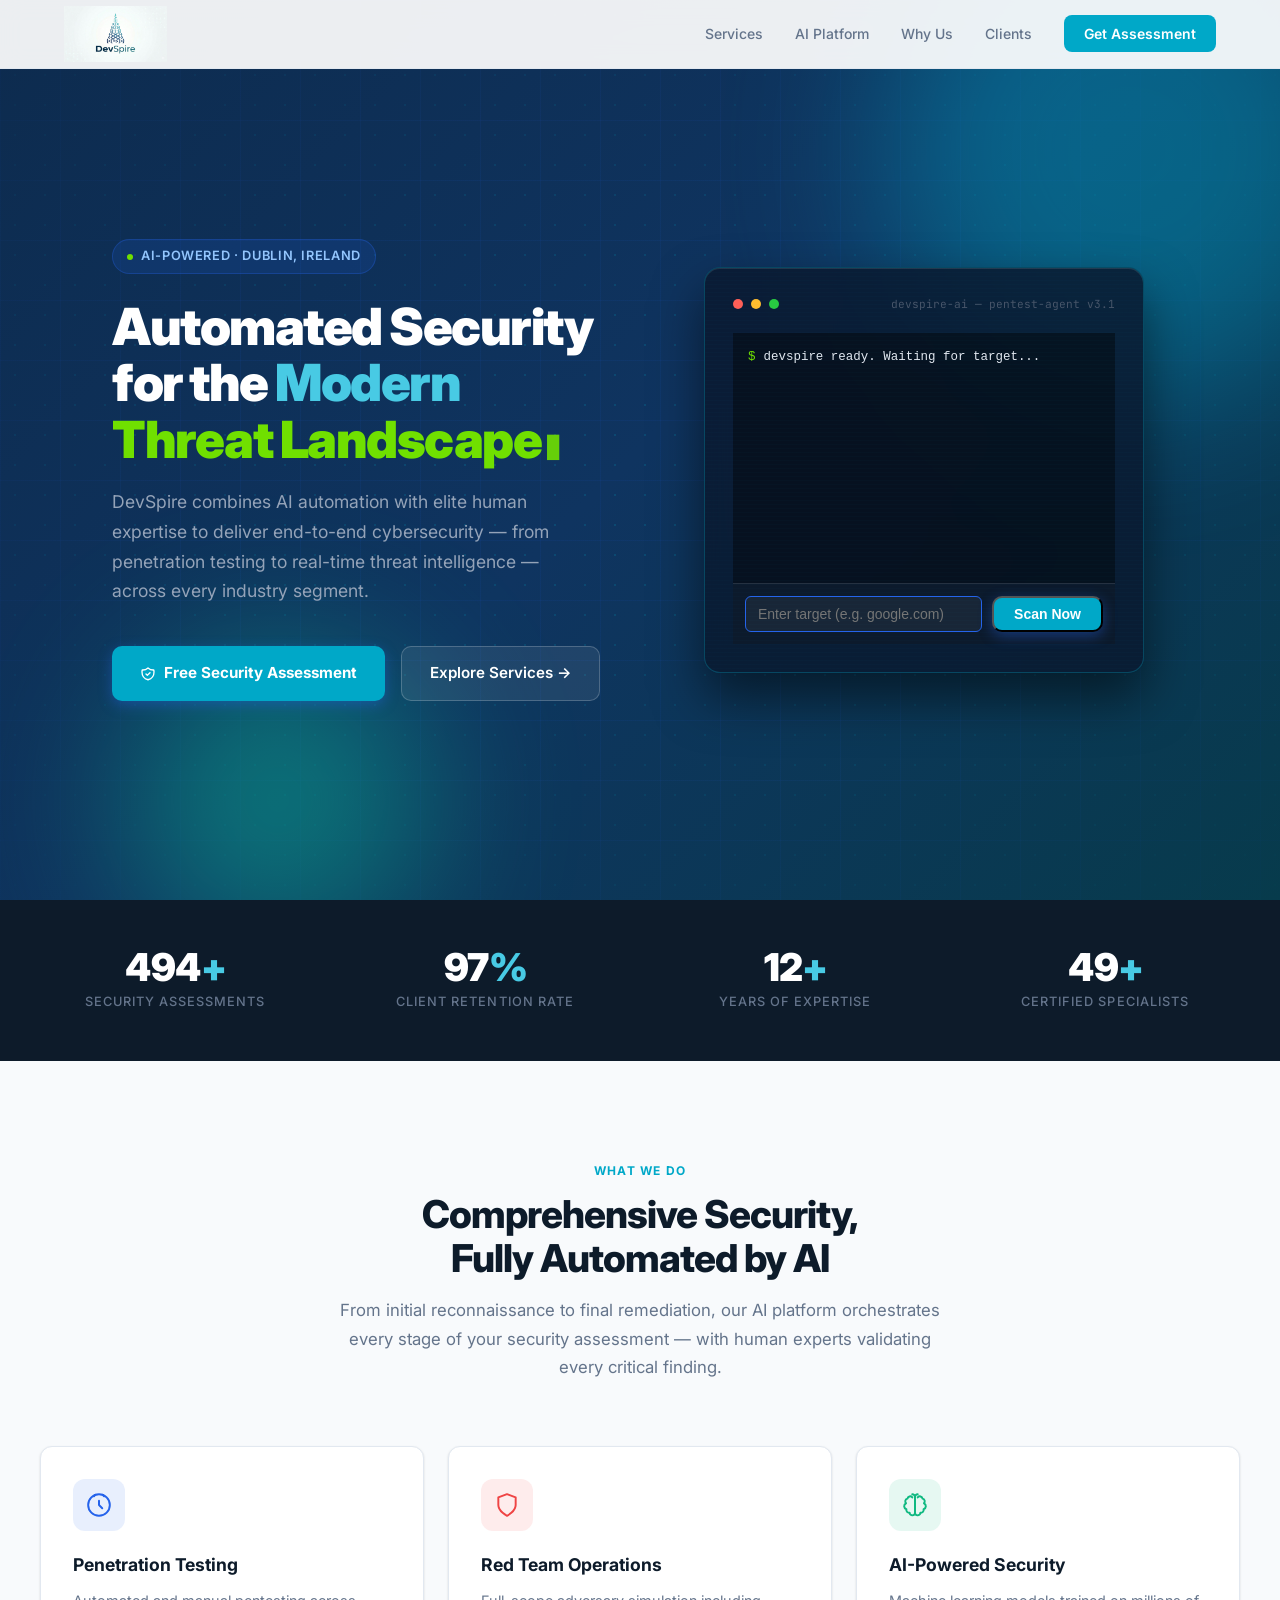
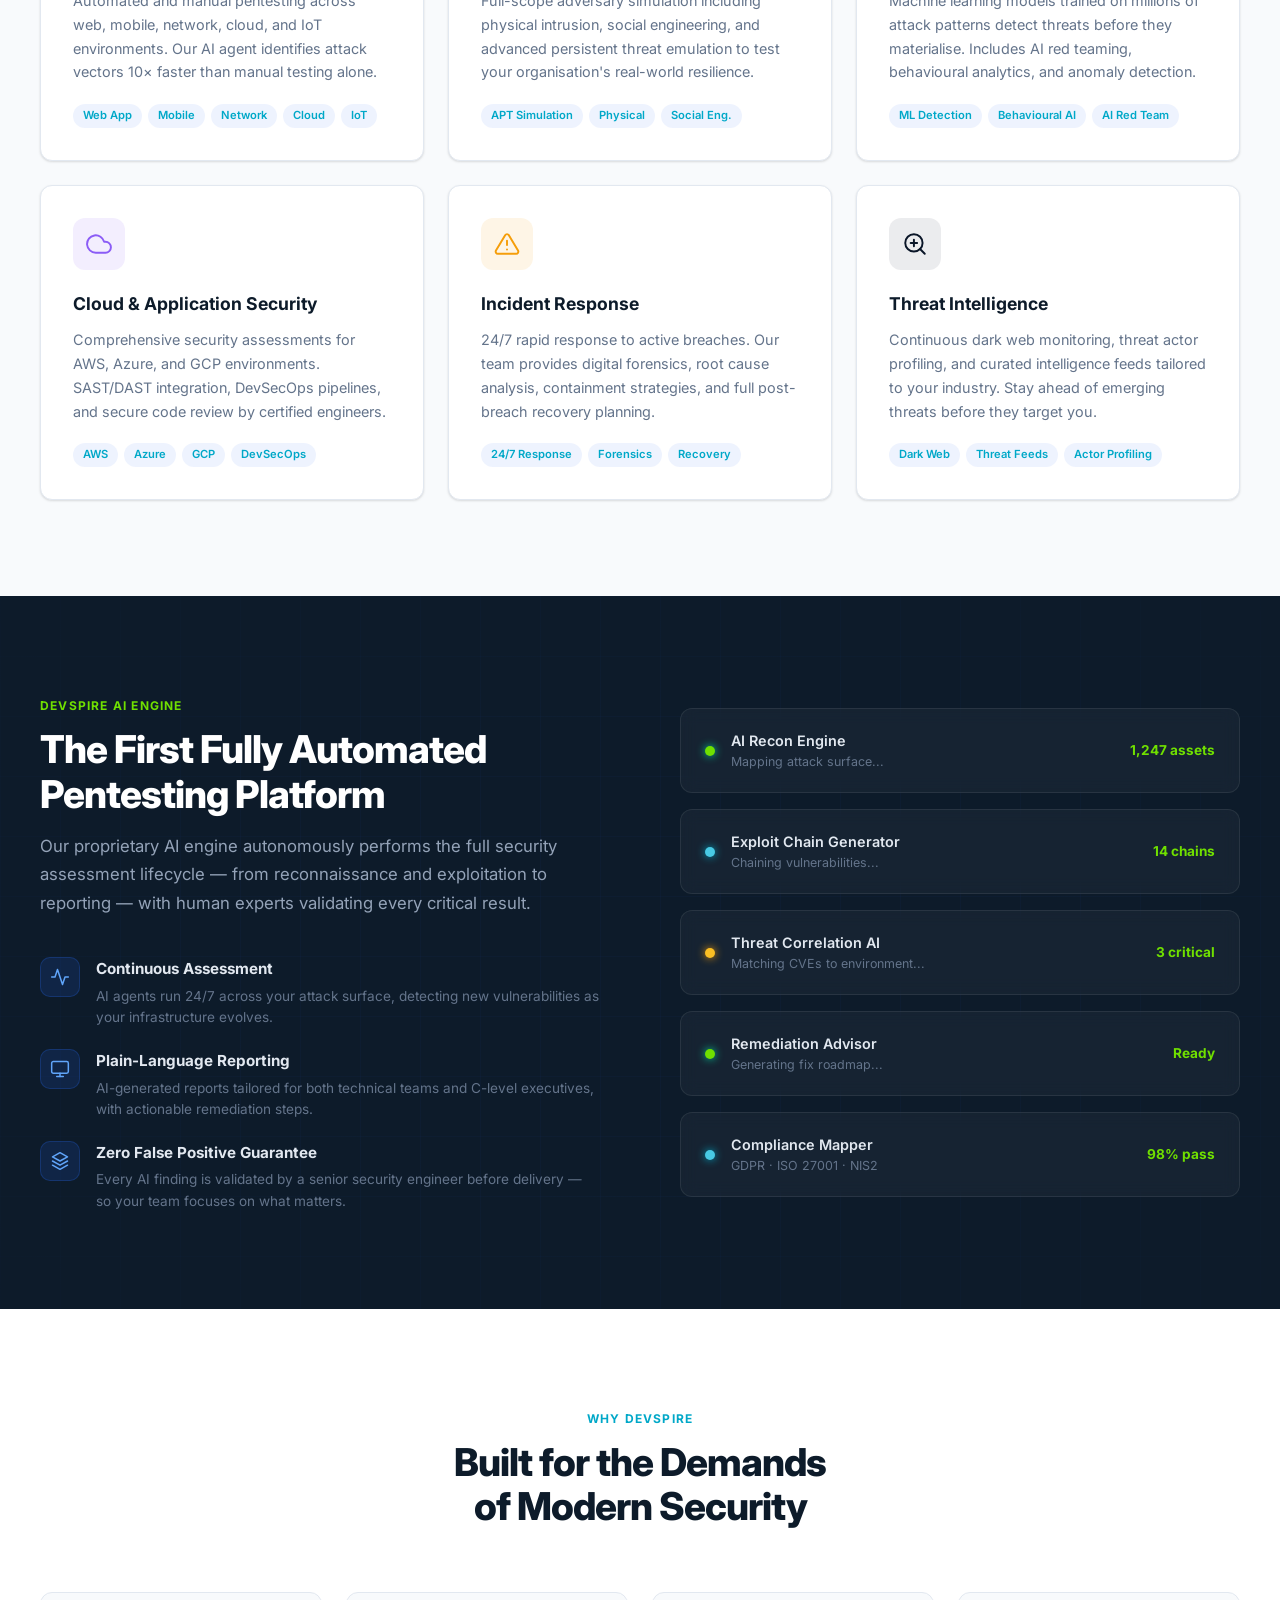
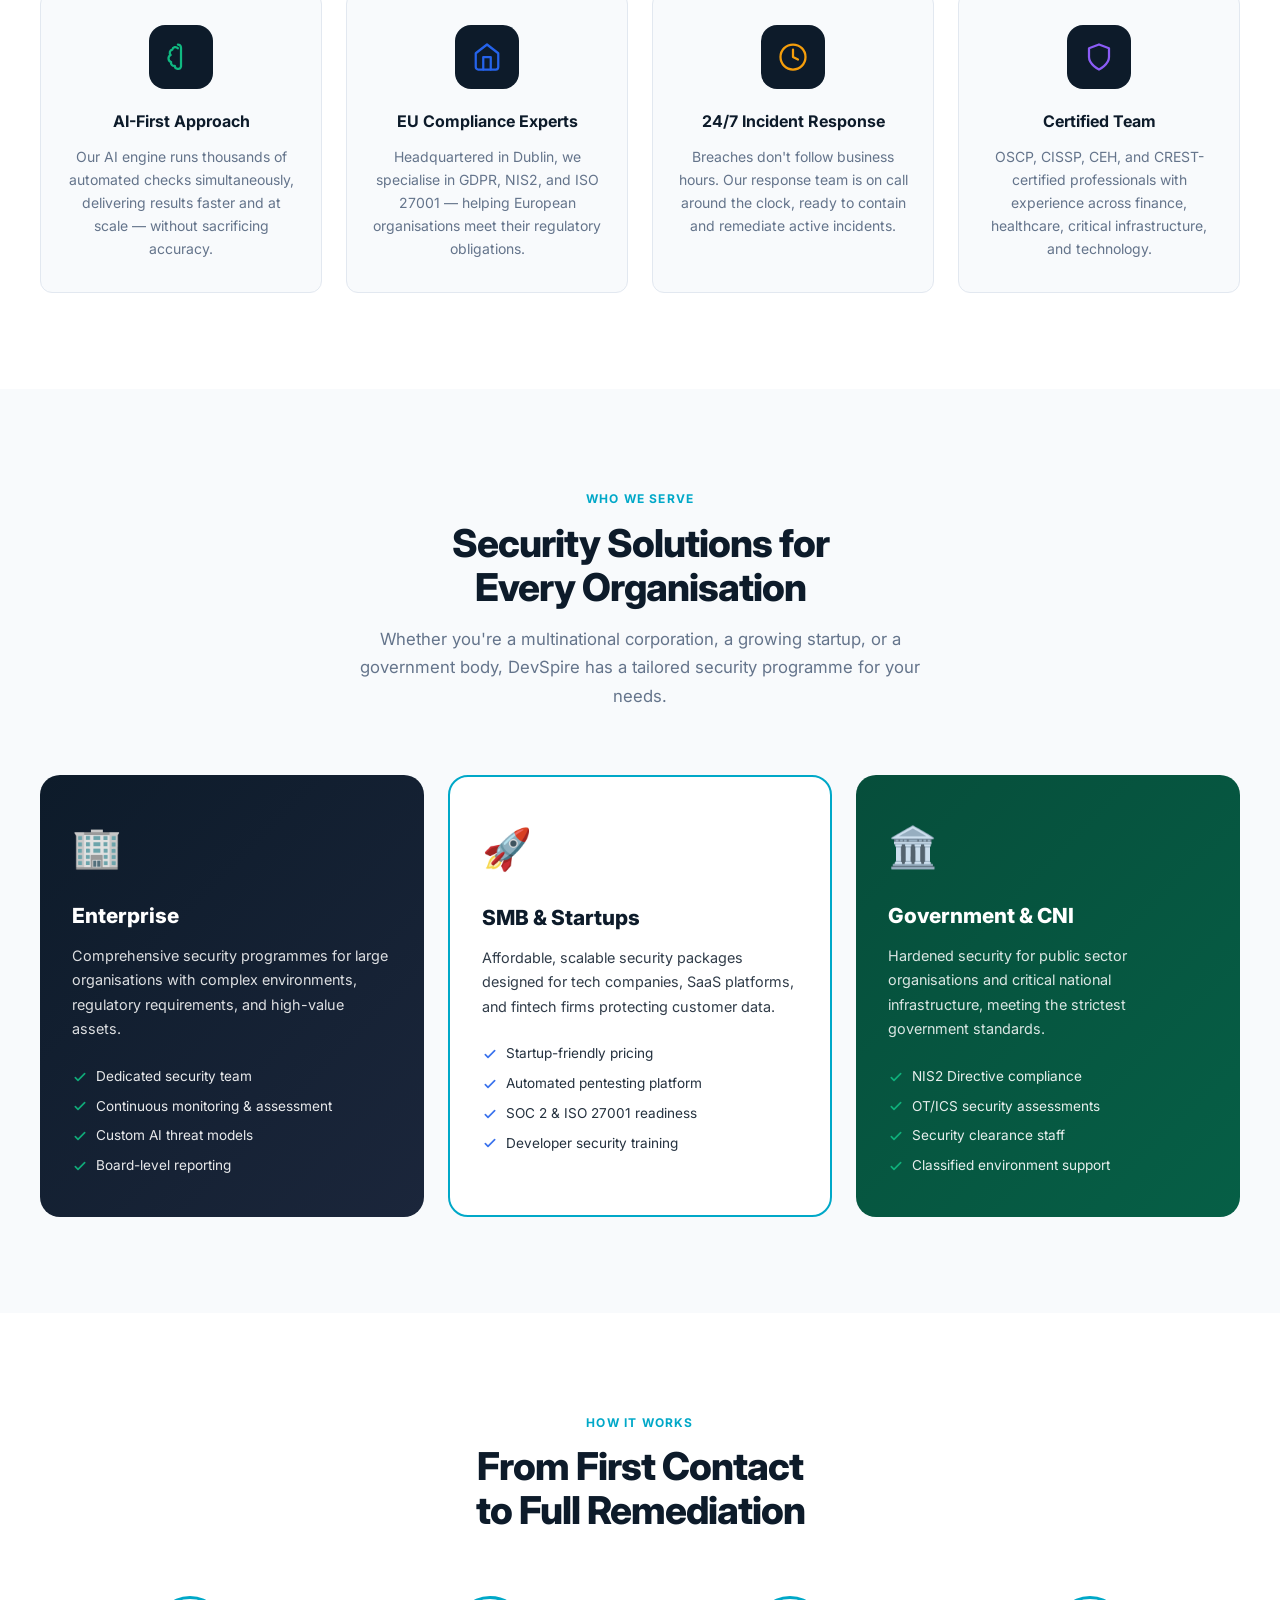
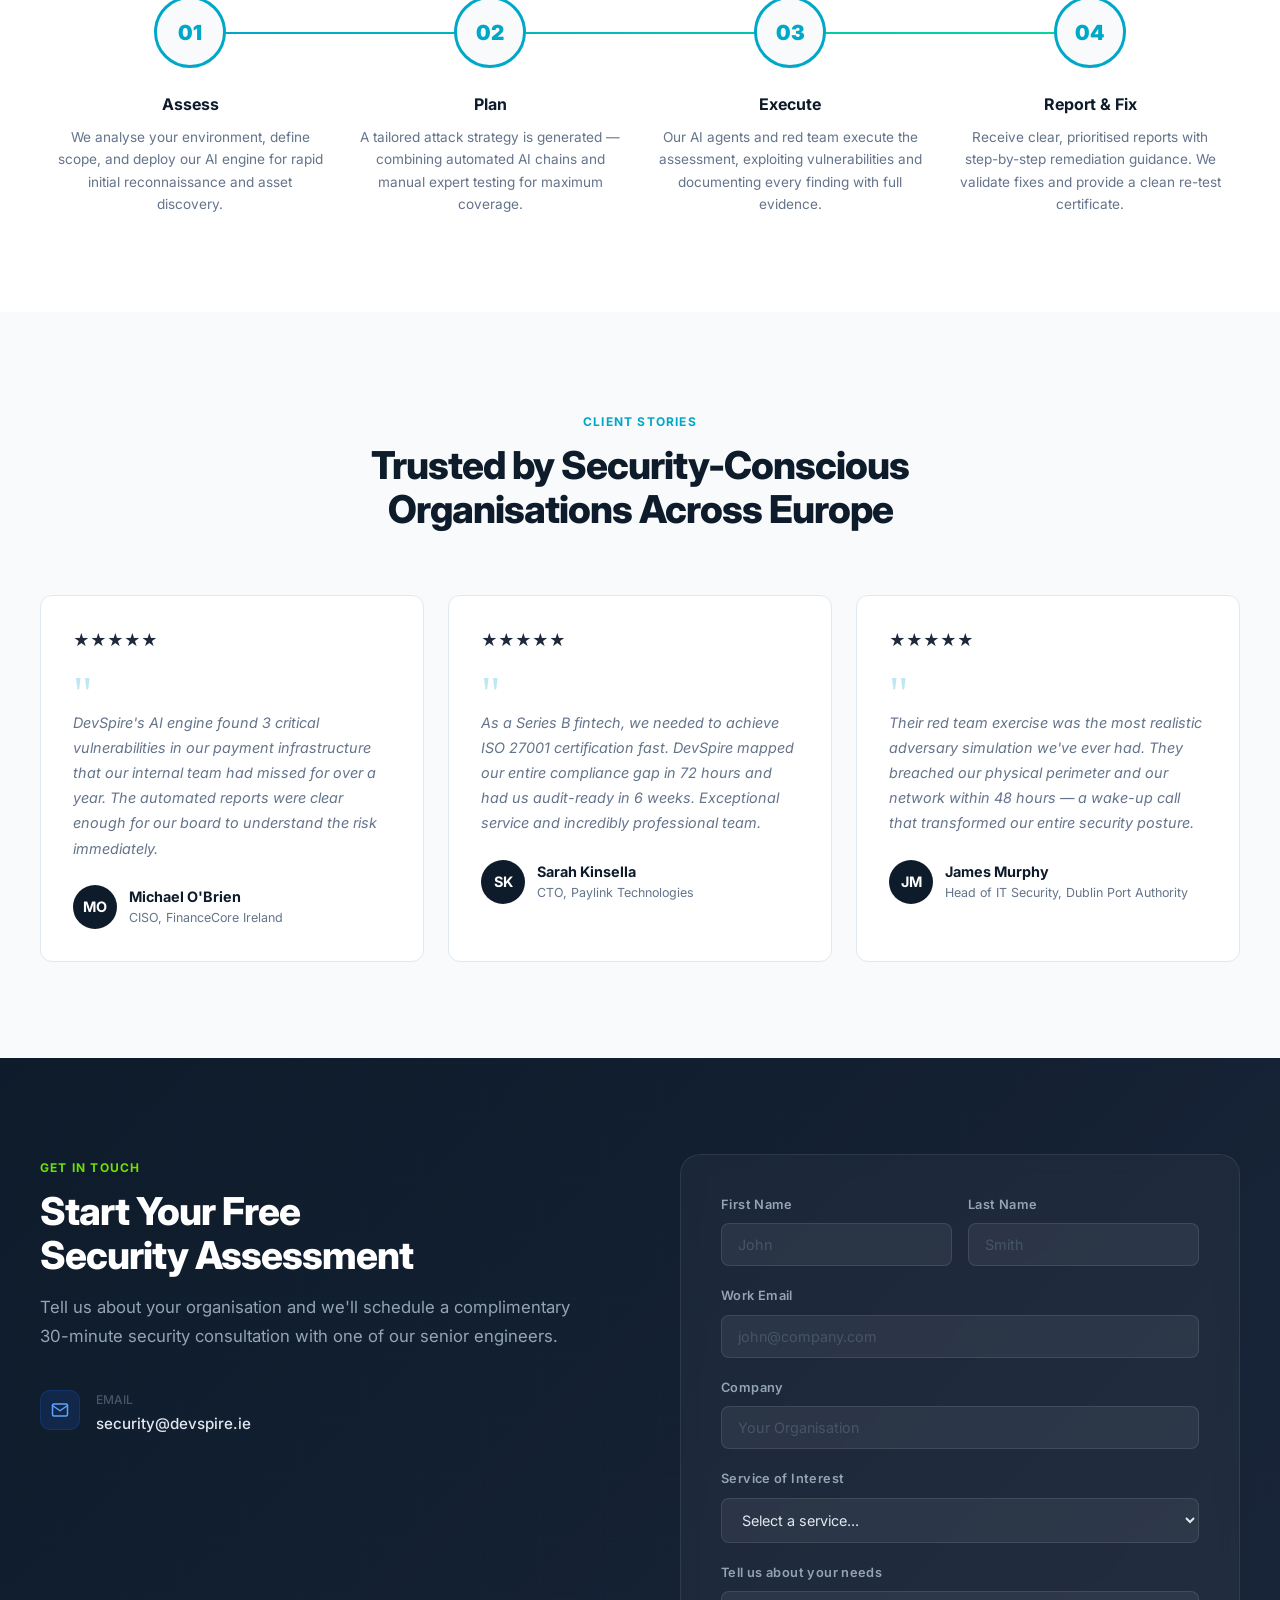
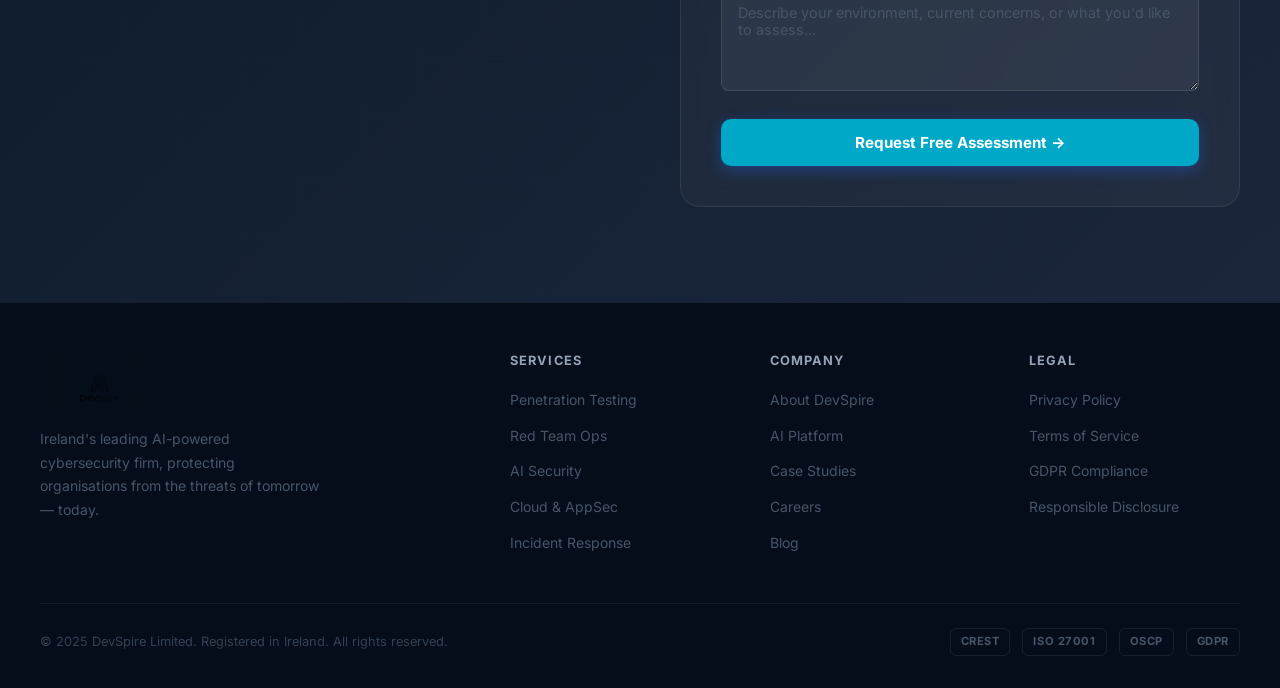
<file: devspire/index.html>
<!DOCTYPE html>
<html lang="en">
<head>
  <meta charset="UTF-8" />
  <meta name="viewport" content="width=device-width, initial-scale=1.0" />
  <title>DevSpire — AI-Powered Cybersecurity</title>
  <link rel="preconnect" href="https://fonts.googleapis.com" />
  <link rel="preconnect" href="https://fonts.gstatic.com" crossorigin />
  <link href="https://fonts.googleapis.com/css2?family=Inter:wght@300;400;500;600;700;800;900&display=swap" rel="stylesheet" />
  <style>
    *, *::before, *::after { box-sizing: border-box; margin: 0; padding: 0; }

    :root {
      --navy: #0D1B2A;
      --navy-mid: #1B263B;
      --blue: #00A8C8;
      --blue-light: #48CAE4;
      --emerald: #06D6A0;
      --emerald-light: #70E000;
      --bg: #FFFFFF;
      --bg-alt: #F8FAFC;
      --bg-dark: #F1F5F9;
      --text: #1E293B;
      --text-muted: #64748B;
      --border: #E2E8F0;
      --shadow-sm: 0 1px 3px rgba(0,0,0,.08), 0 1px 2px rgba(0,0,0,.06);
      --shadow: 0 4px 6px -1px rgba(0,0,0,.1), 0 2px 4px -1px rgba(0,0,0,.06);
      --shadow-lg: 0 10px 15px -3px rgba(0,0,0,.1), 0 4px 6px -2px rgba(0,0,0,.05);
      --shadow-xl: 0 20px 25px -5px rgba(0,0,0,.1), 0 10px 10px -5px rgba(0,0,0,.04);
      --radius: 12px;
      --radius-lg: 20px;
    }

    /* Noise Overlay */
    body::before {
      content: "";
      position: fixed;
      top: 0; left: 0;
      width: 100%; height: 100%;
      background: url('https://grainy-gradients.vercel.app/noise.svg');
      opacity: 0.03;
      pointer-events: none;
      z-index: 9999;
    }

    html { scroll-behavior: smooth; }

    body {
      font-family: 'Inter', system-ui, sans-serif;
      background: var(--bg);
      color: var(--text);
      line-height: 1.6;
      overflow-x: hidden;
    }

    /* ── NAVBAR ── */
    nav {
      position: fixed;
      top: 0; left: 0; right: 0;
      z-index: 1000;
      background: rgba(255,255,255,.92);
      backdrop-filter: blur(12px);
      -webkit-backdrop-filter: blur(12px);
      border-bottom: 1px solid var(--border);
      transition: box-shadow .3s;
    }
    nav.scrolled { box-shadow: var(--shadow); }

    .nav-inner {
      max-width: 1200px;
      margin: 0 auto;
      padding: 0 24px;
      height: 68px;
      display: flex;
      align-items: center;
      justify-content: space-between;
    }

    .logo {
      display: flex;
      align-items: center;
      gap: 10px;
      text-decoration: none;
    }
    .logo-icon {
      width: 36px; height: 36px;
      background: var(--navy);
      border-radius: 8px;
      display: flex; align-items: center; justify-content: center;
    }
    .logo-icon svg { width: 20px; height: 20px; }
    .logo-name {
      font-size: 1.2rem;
      font-weight: 800;
      color: var(--navy);
      letter-spacing: -.5px;
    }
    .logo-name span { color: var(--blue); }

    .nav-links {
      display: flex;
      align-items: center;
      gap: 32px;
      list-style: none;
    }
    .nav-links a {
      font-size: .875rem;
      font-weight: 500;
      color: var(--text-muted);
      text-decoration: none;
      transition: color .2s;
    }
    .nav-links a:hover { color: var(--navy); }

    .nav-cta {
      background: var(--blue);
      color: #fff !important;
      padding: 10px 20px;
      border-radius: 8px;
      font-weight: 600 !important;
      transition: background .2s, transform .15s !important;
    }
    .nav-cta:hover { background: #1d4ed8 !important; transform: translateY(-1px); }

    .hamburger {
      display: none;
      flex-direction: column;
      gap: 5px;
      cursor: pointer;
      padding: 4px;
    }
    .hamburger span {
      display: block;
      width: 24px; height: 2px;
      background: var(--navy);
      border-radius: 2px;
      transition: .3s;
    }

    /* ── HERO ── */
    #hero {
      position: relative;
      min-height: 100vh;
      display: flex;
      align-items: center;
      overflow: hidden;
      background: linear-gradient(135deg, #0D2B4E 0%, #0F3460 50%, #073B4C 100%);
    }

    .hero-grid {
      position: absolute;
      inset: 0;
      background-image:
        linear-gradient(rgba(37,99,235,.08) 1px, transparent 1px),
        linear-gradient(90deg, rgba(37,99,235,.08) 1px, transparent 1px);
      background-size: 60px 60px;
      mask-image: radial-gradient(ellipse 80% 80% at 50% 50%, black 40%, transparent 100%);
      animation: gridMove 40s linear infinite;
    }

    @keyframes gridMove {
      from { background-position: 0 0; }
      to { background-position: 0 600px; }
    }

    .hero-orb {
      position: absolute;
      border-radius: 50%;
      filter: blur(80px);
      opacity: .4;
    }
    .hero-orb-1 {
      width: 500px; height: 500px;
      background: var(--blue);
      top: -100px; right: -100px;
    }
    .hero-orb-2 {
      width: 300px; height: 300px;
      background: var(--emerald);
      bottom: -50px; left: 10%;
    }

    .hero-inner {
      position: relative;
      z-index: 1;
      max-width: 1200px;
      margin: 0 auto;
      padding: 120px 24px 80px;
      display: grid;
      grid-template-columns: 1fr 1fr;
      gap: 80px;
      align-items: center;
    }

    .hero-badge {
      display: inline-flex;
      align-items: center;
      gap: 8px;
      background: rgba(37,99,235,.15);
      border: 1px solid rgba(37,99,235,.3);
      color: #93C5FD;
      font-size: .8rem;
      font-weight: 600;
      padding: 6px 14px;
      border-radius: 100px;
      margin-bottom: 24px;
      letter-spacing: .05em;
      text-transform: uppercase;
    }
    .hero-badge .dot {
      width: 6px; height: 6px;
      background: var(--emerald-light);
      border-radius: 50%;
      animation: pulse 2s infinite;
    }

    @keyframes pulse {
      0%, 100% { opacity: 1; transform: scale(1); }
      50% { opacity: .5; transform: scale(1.3); }
    }

    .hero-title {
      font-size: clamp(2.2rem, 4vw, 3.6rem);
      font-weight: 900;
      color: #fff;
      line-height: 1.1;
      letter-spacing: -1.5px;
      margin-bottom: 20px;
    }
    .hero-title .accent { color: var(--blue-light); }
    .hero-title .accent-em { color: var(--emerald-light); }

    .hero-sub {
      font-size: 1.1rem;
      color: #94A3B8;
      max-width: 480px;
      margin-bottom: 40px;
      line-height: 1.7;
    }

    .hero-actions {
      display: flex;
      gap: 16px;
      flex-wrap: wrap;
    }

    .btn-primary {
      display: inline-flex;
      align-items: center;
      gap: 8px;
      background: var(--blue);
      color: #fff;
      padding: 14px 28px;
      border-radius: 10px;
      font-weight: 700;
      font-size: .95rem;
      text-decoration: none;
      transition: background .2s, transform .15s, box-shadow .2s;
      box-shadow: 0 4px 14px rgba(37,99,235,.4);
    }
    .btn-primary:hover {
      background: #1d4ed8;
      transform: translateY(-2px);
      box-shadow: 0 8px 20px rgba(37,99,235,.45);
    }

    .btn-ghost {
      display: inline-flex;
      align-items: center;
      gap: 8px;
      background: rgba(255,255,255,.08);
      border: 1px solid rgba(255,255,255,.2);
      color: #fff;
      padding: 14px 28px;
      border-radius: 10px;
      font-weight: 600;
      font-size: .95rem;
      text-decoration: none;
      transition: background .2s, transform .15s;
    }
    .btn-ghost:hover {
      background: rgba(255,255,255,.14);
      transform: translateY(-2px);
    }

    /* Hero visual panel */
    .hero-visual {
      display: flex;
      justify-content: center;
      align-items: center;
    }

    .terminal-card {
      background: rgba(10, 25, 47, 0.85);
      border: 1px solid rgba(0, 168, 200, 0.3);
      border-radius: 16px;
      padding: 28px;
      width: 100%;
      max-width: 440px;
      backdrop-filter: blur(12px);
      box-shadow: 0 25px 50px rgba(0,0,0,0.5), inset 0 1px 0 rgba(255,255,255,0.1);
      position: relative;
      overflow: hidden;
    }
    .terminal-card::before {
      content: "";
      position: absolute;
      top: -50%; left: -50%;
      width: 200%; height: 200%;
      background: linear-gradient(0deg, transparent 0%, rgba(0, 168, 200, 0.05) 50%, transparent 100%);
      animation: scanline 8s linear infinite;
      pointer-events: none;
    }
    @keyframes scanline {
      0% { transform: translateY(-100%); }
      100% { transform: translateY(100%); }
    }
    .term-bar {
      display: flex;
      align-items: center;
      gap: 8px;
      margin-bottom: 20px;
    }
    .term-dot {
      width: 10px; height: 10px;
      border-radius: 50%;
    }
    .term-dot:nth-child(1) { background: #FF5F57; }
    .term-dot:nth-child(2) { background: #FFBD2E; }
    .term-dot:nth-child(3) { background: #28CA41; }
    .term-title {
      margin-left: auto;
      font-size: .7rem;
      color: #475569;
      font-family: 'JetBrains Mono', monospace;
    }

    .term-line {
      font-family: 'Courier New', monospace;
      font-size: .78rem;
      margin-bottom: 8px;
      display: flex;
      gap: 8px;
    }
    .term-prompt { color: var(--emerald-light); }
    .term-cmd { color: #E2E8F0; }
    .term-output { color: #94A3B8; padding-left: 16px; }
    .term-success { color: var(--emerald-light); padding-left: 16px; }
    .term-warn { color: #FBBF24; padding-left: 16px; }
    .term-cursor {
      display: inline-block;
      width: 8px; height: 14px;
      background: var(--emerald-light);
      vertical-align: middle;
      animation: blink 1s step-start infinite;
    }
    @keyframes blink { 50% { opacity: 0; } }

    .ai-badge-row {
      display: flex;
      gap: 8px;
      flex-wrap: wrap;
      margin-top: 18px;
      padding-top: 18px;
      border-top: 1px solid rgba(37,99,235,.15);
    }
    .ai-tag {
      font-size: .68rem;
      font-weight: 600;
      padding: 4px 10px;
      border-radius: 6px;
      letter-spacing: .04em;
    }
    .ai-tag-blue { background: rgba(37,99,235,.2); color: #93C5FD; }
    .ai-tag-green { background: rgba(16,185,129,.2); color: var(--emerald-light); }
    .ai-tag-yellow { background: rgba(251,191,36,.15); color: #FCD34D; }

    /* ── STATS BAR ── */
    #stats {
      background: var(--navy);
      padding: 48px 24px;
    }
    .stats-inner {
      max-width: 1200px;
      margin: 0 auto;
      display: grid;
      grid-template-columns: repeat(4, 1fr);
      gap: 40px;
      text-align: center;
    }
    .stat-num {
      font-size: 2.4rem;
      font-weight: 900;
      color: #fff;
      letter-spacing: -1px;
      line-height: 1;
    }
    .stat-num .unit { color: var(--blue-light); }
    .stat-label {
      font-size: .8rem;
      color: #64748B;
      margin-top: 6px;
      text-transform: uppercase;
      letter-spacing: .08em;
      font-weight: 500;
    }
    .stat-divider {
      width: 1px;
      background: rgba(255,255,255,.06);
    }

    /* ── SHARED SECTION STYLES ── */
    section { padding: 96px 24px; }
    .section-inner { max-width: 1200px; margin: 0 auto; }
    .section-label {
      display: inline-block;
      font-size: .75rem;
      font-weight: 700;
      letter-spacing: .1em;
      text-transform: uppercase;
      color: var(--blue);
      margin-bottom: 12px;
    }
    .section-title {
      font-size: clamp(1.8rem, 3vw, 2.8rem);
      font-weight: 800;
      color: var(--navy);
      letter-spacing: -1px;
      line-height: 1.15;
      margin-bottom: 16px;
    }
    .section-sub {
      font-size: 1.05rem;
      color: var(--text-muted);
      max-width: 600px;
      line-height: 1.7;
    }
    .section-head { margin-bottom: 64px; }
    .section-head.center { text-align: center; }
    .section-head.center .section-sub { margin: 0 auto; }

    /* ── SERVICES ── */
    #services { background: var(--bg-alt); }
    .services-grid {
      display: grid;
      grid-template-columns: repeat(3, 1fr);
      gap: 24px;
    }

    .service-card {
      background: var(--bg);
      border: 1px solid var(--border);
      border-radius: var(--radius);
      padding: 32px;
      transition: all .35s cubic-bezier(0.4, 0, 0.2, 1);
      position: relative;
      overflow: hidden;
      box-shadow: var(--shadow-sm);
    }
    .service-card::after {
      content: '';
      position: absolute;
      top: 0; left: 0; right: 0;
      height: 2px;
      background: linear-gradient(90deg, transparent, var(--blue), transparent);
      transform: translateX(-100%);
      transition: transform .6s;
    }
    .service-card:hover {
      transform: translateY(-8px);
      box-shadow: 0 20px 40px rgba(13, 27, 42, 0.1);
      border-color: var(--blue);
    }
    .service-card:hover::after {
      transform: translateX(100%);
    }

    .service-icon {
      width: 52px; height: 52px;
      border-radius: 12px;
      display: flex;
      align-items: center;
      justify-content: center;
      margin-bottom: 20px;
    }
    .icon-blue { background: rgba(37,99,235,.1); }
    .icon-navy { background: rgba(10,22,40,.08); }
    .icon-emerald { background: rgba(16,185,129,.1); }
    .icon-purple { background: rgba(139,92,246,.1); }
    .icon-amber { background: rgba(245,158,11,.1); }
    .icon-red { background: rgba(239,68,68,.1); }

    .service-icon svg { width: 26px; height: 26px; }

    .service-title {
      font-size: 1.1rem;
      font-weight: 700;
      color: var(--navy);
      margin-bottom: 10px;
    }
    .service-desc {
      font-size: .9rem;
      color: var(--text-muted);
      line-height: 1.65;
      margin-bottom: 20px;
    }
    .service-tags {
      display: flex;
      flex-wrap: wrap;
      gap: 6px;
    }
    .tag {
      font-size: .7rem;
      font-weight: 600;
      color: var(--blue);
      background: rgba(37,99,235,.08);
      padding: 3px 10px;
      border-radius: 100px;
    }

    /* ── AI PLATFORM ── */
    #platform {
      background: var(--navy);
      overflow: hidden;
      position: relative;
    }
    #platform .hero-grid { opacity: .5; }
    .platform-inner {
      position: relative;
      z-index: 1;
      max-width: 1200px;
      margin: 0 auto;
      display: grid;
      grid-template-columns: 1fr 1fr;
      gap: 80px;
      align-items: center;
    }
    .platform-label { color: var(--emerald-light) !important; }
    .platform-title { color: #fff !important; }
    .platform-sub { color: #94A3B8 !important; max-width: 100% !important; }

    .platform-features {
      display: flex;
      flex-direction: column;
      gap: 20px;
      margin-top: 40px;
    }
    .pf-item {
      display: flex;
      gap: 16px;
      align-items: flex-start;
    }
    .pf-icon {
      flex-shrink: 0;
      width: 40px; height: 40px;
      background: rgba(37,99,235,.15);
      border: 1px solid rgba(37,99,235,.25);
      border-radius: 10px;
      display: flex; align-items: center; justify-content: center;
    }
    .pf-icon svg { width: 20px; height: 20px; }
    .pf-text h4 {
      font-size: .95rem;
      font-weight: 700;
      color: #E2E8F0;
      margin-bottom: 4px;
    }
    .pf-text p {
      font-size: .85rem;
      color: #64748B;
      line-height: 1.6;
    }

    .platform-visual {
      display: flex;
      flex-direction: column;
      gap: 16px;
    }
    .pv-card {
      background: rgba(255,255,255,.04);
      border: 1px solid rgba(255,255,255,.08);
      border-radius: var(--radius);
      padding: 20px 24px;
      display: flex;
      align-items: center;
      gap: 16px;
      backdrop-filter: blur(8px);
      transition: border-color .25s, background .25s;
    }
    .pv-card:hover {
      border-color: rgba(37,99,235,.3);
      background: rgba(37,99,235,.06);
    }
    .pv-dot {
      width: 10px; height: 10px;
      border-radius: 50%;
      flex-shrink: 0;
    }
    .dot-green { background: var(--emerald-light); box-shadow: 0 0 8px var(--emerald); }
    .dot-blue { background: var(--blue-light); box-shadow: 0 0 8px var(--blue); }
    .dot-yellow { background: #FBBF24; box-shadow: 0 0 8px #F59E0B; }
    .pv-info h5 { font-size: .9rem; font-weight: 600; color: #E2E8F0; }
    .pv-info p { font-size: .78rem; color: #64748B; }
    .pv-stat {
      margin-left: auto;
      font-size: .85rem;
      font-weight: 700;
      color: var(--emerald-light);
    }

    /* ── WHY ── */
    #why { background: var(--bg); }
    .why-grid {
      display: grid;
      grid-template-columns: repeat(4, 1fr);
      gap: 24px;
    }
    .why-card {
      background: var(--bg-alt);
      border: 1px solid var(--border);
      border-radius: var(--radius);
      padding: 32px 24px;
      text-align: center;
      transition: transform .25s, box-shadow .25s;
    }
    .why-card:hover { transform: translateY(-4px); box-shadow: var(--shadow-lg); }
    .why-icon {
      width: 64px; height: 64px;
      border-radius: 16px;
      display: flex; align-items: center; justify-content: center;
      margin: 0 auto 20px;
      background: var(--navy);
    }
    .why-icon svg { width: 30px; height: 30px; }
    .why-card h3 {
      font-size: 1rem;
      font-weight: 700;
      color: var(--navy);
      margin-bottom: 10px;
    }
    .why-card p { font-size: .875rem; color: var(--text-muted); line-height: 1.65; }

    /* ── SEGMENTS ── */
    #segments { background: var(--bg-alt); }
    .segments-grid {
      display: grid;
      grid-template-columns: repeat(3, 1fr);
      gap: 24px;
    }
    .seg-card {
      border-radius: var(--radius-lg);
      padding: 40px 32px;
      position: relative;
      overflow: hidden;
      transition: transform .25s, box-shadow .25s;
    }
    .seg-card:hover { transform: translateY(-6px); box-shadow: var(--shadow-xl); }
    .seg-card-enterprise {
      background: linear-gradient(135deg, var(--navy) 0%, var(--navy-mid) 100%);
      color: #fff;
    }
    .seg-card-smb {
      background: var(--bg);
      border: 2px solid var(--blue);
      color: var(--navy);
    }
    .seg-card-gov {
      background: linear-gradient(135deg, #064E3B 0%, #065F46 100%);
      color: #fff;
    }
    .seg-icon {
      font-size: 2.5rem;
      margin-bottom: 20px;
      display: block;
    }
    .seg-card h3 {
      font-size: 1.3rem;
      font-weight: 800;
      margin-bottom: 12px;
    }
    .seg-card p { font-size: .9rem; line-height: 1.7; opacity: .85; margin-bottom: 24px; }
    .seg-features { list-style: none; display: flex; flex-direction: column; gap: 8px; }
    .seg-features li {
      font-size: .85rem;
      display: flex;
      align-items: center;
      gap: 8px;
      opacity: .9;
    }
    .seg-features li::before {
      content: '';
      display: block;
      width: 16px; height: 16px;
      flex-shrink: 0;
      background-image: url("data:image/svg+xml,%3Csvg xmlns='http://www.w3.org/2000/svg' fill='none' viewBox='0 0 24 24' stroke='%2310B981' stroke-width='2.5'%3E%3Cpath stroke-linecap='round' stroke-linejoin='round' d='M5 13l4 4L19 7'/%3E%3C/svg%3E");
      background-size: contain;
    }
    .seg-card-smb .seg-features li::before {
      background-image: url("data:image/svg+xml,%3Csvg xmlns='http://www.w3.org/2000/svg' fill='none' viewBox='0 0 24 24' stroke='%232563EB' stroke-width='2.5'%3E%3Cpath stroke-linecap='round' stroke-linejoin='round' d='M5 13l4 4L19 7'/%3E%3C/svg%3E");
    }

    /* ── PROCESS ── */
    #process { background: var(--bg); }
    .process-grid {
      display: grid;
      grid-template-columns: repeat(4, 1fr);
      gap: 0;
      position: relative;
    }
    .process-grid::before {
      content: '';
      position: absolute;
      top: 36px; left: 15%; right: 15%;
      height: 2px;
      background: linear-gradient(90deg, var(--blue), var(--emerald));
    }
    .process-step {
      text-align: center;
      padding: 0 16px;
      position: relative;
    }
    .step-num {
      width: 72px; height: 72px;
      border-radius: 50%;
      background: var(--bg-alt);
      border: 3px solid var(--blue);
      display: flex; align-items: center; justify-content: center;
      margin: 0 auto 24px;
      font-size: 1.3rem;
      font-weight: 900;
      color: var(--blue);
      position: relative;
      z-index: 1;
      transition: background .25s, border-color .25s, color .25s;
    }
    .process-step:hover .step-num {
      background: var(--blue);
      color: #fff;
    }
    .process-step h3 {
      font-size: 1rem;
      font-weight: 700;
      color: var(--navy);
      margin-bottom: 8px;
    }
    .process-step p { font-size: .85rem; color: var(--text-muted); line-height: 1.65; }

    /* ── TESTIMONIALS ── */
    #testimonials { background: var(--bg-alt); }
    .testimonials-grid {
      display: grid;
      grid-template-columns: repeat(3, 1fr);
      gap: 24px;
    }
    .testimonial-card {
      background: var(--bg);
      border: 1px solid var(--border);
      border-radius: var(--radius);
      padding: 32px;
      transition: transform .25s, box-shadow .25s;
    }
    .testimonial-card:hover { transform: translateY(-4px); box-shadow: var(--shadow-lg); }
    .quote-icon {
      font-size: 3rem;
      line-height: 1;
      color: var(--blue);
      opacity: .25;
      font-family: Georgia, serif;
      margin-bottom: -8px;
    }
    .testimonial-text {
      font-size: .9rem;
      color: var(--text-muted);
      line-height: 1.75;
      margin-bottom: 24px;
      font-style: italic;
    }
    .testimonial-author {
      display: flex;
      align-items: center;
      gap: 12px;
    }
    .author-avatar {
      width: 44px; height: 44px;
      border-radius: 50%;
      background: var(--navy);
      display: flex; align-items: center; justify-content: center;
      font-size: .9rem;
      font-weight: 700;
      color: #fff;
      flex-shrink: 0;
    }
    .author-name { font-size: .9rem; font-weight: 700; color: var(--navy); }
    .author-role { font-size: .78rem; color: var(--text-muted); }
    .stars {
      display: flex;
      gap: 2px;
      margin-bottom: 16px;
    }
    .star { color: #FBBF24; font-size: .9rem; }

    /* ── CONTACT ── */
    #contact {
      background: linear-gradient(135deg, var(--navy) 0%, var(--navy-mid) 100%);
      position: relative;
      overflow: hidden;
    }
    #contact .hero-grid { opacity: .3; }
    .contact-inner {
      position: relative;
      z-index: 1;
      max-width: 1200px;
      margin: 0 auto;
      display: grid;
      grid-template-columns: 1fr 1fr;
      gap: 80px;
      align-items: start;
    }
    .contact-info .section-label { color: var(--emerald-light) !important; }
    .contact-title { color: #fff !important; }
    .contact-sub { color: #94A3B8 !important; max-width: 100% !important; }

    .contact-details {
      margin-top: 40px;
      display: flex;
      flex-direction: column;
      gap: 20px;
    }
    .contact-item {
      display: flex;
      align-items: flex-start;
      gap: 16px;
    }
    .ci-icon {
      width: 40px; height: 40px;
      background: rgba(37,99,235,.15);
      border: 1px solid rgba(37,99,235,.2);
      border-radius: 10px;
      display: flex; align-items: center; justify-content: center;
      flex-shrink: 0;
    }
    .ci-icon svg { width: 18px; height: 18px; }
    .ci-label { font-size: .75rem; color: #475569; font-weight: 500; margin-bottom: 2px; }
    .ci-value { font-size: .95rem; color: #E2E8F0; font-weight: 500; }

    /* Contact Form */
    .contact-form {
      background: rgba(255,255,255,.04);
      border: 1px solid rgba(255,255,255,.08);
      border-radius: var(--radius-lg);
      padding: 40px;
      backdrop-filter: blur(10px);
    }
    .form-row {
      display: grid;
      grid-template-columns: 1fr 1fr;
      gap: 16px;
    }
    .form-group { margin-bottom: 20px; }
    .form-group label {
      display: block;
      font-size: .8rem;
      font-weight: 600;
      color: #94A3B8;
      margin-bottom: 8px;
      letter-spacing: .03em;
    }
    .form-group input,
    .form-group select,
    .form-group textarea {
      width: 100%;
      background: rgba(255,255,255,.06);
      border: 1px solid rgba(255,255,255,.1);
      border-radius: 8px;
      padding: 12px 16px;
      font-size: .9rem;
      color: #E2E8F0;
      font-family: inherit;
      transition: border-color .2s, background .2s;
      outline: none;
    }
    .form-group input:focus,
    .form-group select:focus,
    .form-group textarea:focus {
      border-color: var(--blue);
      background: rgba(37,99,235,.08);
    }
    .form-group input::placeholder,
    .form-group textarea::placeholder { color: #475569; }
    .form-group select option { background: var(--navy); color: #E2E8F0; }
    .form-group textarea { resize: vertical; min-height: 100px; }

    .form-submit {
      width: 100%;
      background: var(--blue);
      color: #fff;
      border: none;
      padding: 14px;
      border-radius: 10px;
      font-size: .95rem;
      font-weight: 700;
      font-family: inherit;
      cursor: pointer;
      transition: background .2s, transform .15s, box-shadow .2s;
      box-shadow: 0 4px 14px rgba(37,99,235,.4);
    }
    .form-submit:hover {
      background: #1d4ed8;
      transform: translateY(-2px);
      box-shadow: 0 8px 20px rgba(37,99,235,.45);
    }
    .form-success {
      display: none;
      text-align: center;
      padding: 24px;
      color: var(--emerald-light);
      font-weight: 600;
    }

    /* ── FOOTER ── */
    footer {
      background: #050D1A;
      padding: 48px 24px 32px;
    }
    .footer-inner {
      max-width: 1200px;
      margin: 0 auto;
    }
    .footer-top {
      display: grid;
      grid-template-columns: 2fr 1fr 1fr 1fr;
      gap: 48px;
      margin-bottom: 48px;
    }
    .footer-brand p {
      font-size: .875rem;
      color: #475569;
      line-height: 1.7;
      margin-top: 12px;
      max-width: 280px;
    }
    .footer-col h4 {
      font-size: .8rem;
      font-weight: 700;
      color: #94A3B8;
      text-transform: uppercase;
      letter-spacing: .08em;
      margin-bottom: 16px;
    }
    .footer-col ul { list-style: none; display: flex; flex-direction: column; gap: 10px; }
    .footer-col ul a {
      font-size: .875rem;
      color: #475569;
      text-decoration: none;
      transition: color .2s;
    }
    .footer-col ul a:hover { color: #94A3B8; }
    .footer-bottom {
      border-top: 1px solid rgba(255,255,255,.05);
      padding-top: 24px;
      display: flex;
      align-items: center;
      justify-content: space-between;
    }
    .footer-copy { font-size: .8rem; color: #334155; }
    .footer-certs {
      display: flex;
      gap: 12px;
    }
    .cert-badge {
      font-size: .7rem;
      font-weight: 700;
      padding: 4px 10px;
      border-radius: 6px;
      border: 1px solid rgba(255,255,255,.08);
      color: #475569;
      letter-spacing: .05em;
    }

    /* ── SCROLL REVEAL ── */
    .reveal {
      opacity: 0;
      transform: translateY(28px);
      transition: opacity .65s ease, transform .65s ease;
    }
    .reveal.visible { opacity: 1; transform: none; }

    /* ── MOBILE NAV ── */
    .mobile-menu {
      display: none;
      position: fixed;
      top: 68px; left: 0; right: 0;
      background: #fff;
      border-bottom: 1px solid var(--border);
      padding: 20px 24px;
      box-shadow: var(--shadow-lg);
      z-index: 999;
      flex-direction: column;
      gap: 16px;
    }
    .mobile-menu.open { display: flex; }
    .mobile-menu a {
      font-size: .95rem;
      font-weight: 500;
      color: var(--text);
      text-decoration: none;
      padding: 8px 0;
      border-bottom: 1px solid var(--border);
    }
    .mobile-menu a:last-child { border-bottom: none; }

    /* ── RESPONSIVE ── */
    @media (max-width: 1024px) {
      .services-grid { grid-template-columns: repeat(2, 1fr); }
      .why-grid { grid-template-columns: repeat(2, 1fr); }
      .stats-inner { grid-template-columns: repeat(2, 1fr); }
      .stat-divider { display: none; }
    }

    @media (max-width: 768px) {
      .nav-links { display: none; }
      .hamburger { display: flex; }
      section { padding: 64px 16px; }

      .hero-inner { grid-template-columns: 1fr; gap: 40px; text-align: center; padding: 100px 16px 60px; }
      .hero-badge { margin: 0 auto 24px; }
      .hero-sub { margin: 0 auto 40px; }
      .hero-actions { justify-content: center; }
      .hero-visual { display: none; }

      .services-grid { grid-template-columns: 1fr; }
      .platform-inner { grid-template-columns: 1fr; gap: 40px; }
      .why-grid { grid-template-columns: 1fr 1fr; }
      .segments-grid { grid-template-columns: 1fr; }
      .process-grid { grid-template-columns: 1fr 1fr; gap: 32px; }
      .process-grid::before { display: none; }
      .testimonials-grid { grid-template-columns: 1fr; }
      .contact-inner { grid-template-columns: 1fr; gap: 40px; }
      .footer-top { grid-template-columns: 1fr 1fr; }
      .footer-bottom { flex-direction: column; gap: 16px; text-align: center; }
      .form-row { grid-template-columns: 1fr; }
    }

    @media (max-width: 480px) {
      .why-grid { grid-template-columns: 1fr; }
      .process-grid { grid-template-columns: 1fr; }
      .footer-top { grid-template-columns: 1fr; }
    }
  </style>
<link rel="stylesheet" href="premium.css">
</head>
<body>

<!-- NAVBAR -->
<nav id="navbar">
  <div class="nav-inner">
    <a href="#hero" class="logo">
      <img src="logo.jpeg" alt="DevSpire" style="height:56px; width:auto; object-fit:contain; mix-blend-mode:multiply;" />
    </a>
    <ul class="nav-links">
      <li><a href="#services">Services</a></li>
      <li><a href="#platform">AI Platform</a></li>
      <li><a href="#why">Why Us</a></li>
      <li><a href="#segments">Clients</a></li>
      <li><a href="#contact" class="nav-cta">Get Assessment</a></li>
    </ul>
    <div class="hamburger" id="hamburger" onclick="toggleMenu()">
      <span></span><span></span><span></span>
    </div>
  </div>
</nav>

<!-- MOBILE MENU -->
<div class="mobile-menu" id="mobile-menu">
  <a href="#services" onclick="toggleMenu()">Services</a>
  <a href="#platform" onclick="toggleMenu()">AI Platform</a>
  <a href="#why" onclick="toggleMenu()">Why Us</a>
  <a href="#segments" onclick="toggleMenu()">Clients</a>
  <a href="#contact" onclick="toggleMenu()">Get Assessment</a>
</div>

<!-- HERO -->
<section id="hero">
  <div class="hero-grid"></div>
  <div class="hero-orb hero-orb-1"></div>
  <div class="hero-orb hero-orb-2"></div>
  <div class="hero-inner">
    <div class="hero-content">
      <div class="hero-badge">
        <span class="dot"></span>
        AI-Powered · Dublin, Ireland
      </div>
      <h1 class="hero-title">
        Automated Security<br/>
        for the <span class="accent">Modern</span><br/>
        <span class="accent-em">Threat Landscape</span>
      </h1>
      <p class="hero-sub">
        DevSpire combines AI automation with elite human expertise to deliver end-to-end cybersecurity — from penetration testing to real-time threat intelligence — across every industry segment.
      </p>
      <div class="hero-actions">
        <a href="#contact" class="btn-primary">
          <svg width="16" height="16" fill="none" stroke="currentColor" stroke-width="2" viewBox="0 0 24 24"><path stroke-linecap="round" stroke-linejoin="round" d="M9 12l2 2 4-4m5.618-4.016A11.955 11.955 0 0112 2.944a11.955 11.955 0 01-8.618 3.04A12.02 12.02 0 003 9c0 5.591 3.824 10.29 9 11.622 5.176-1.332 9-6.03 9-11.622 0-1.042-.133-2.052-.382-3.016z"/></svg>
          Free Security Assessment
        </a>
        <a href="#services" class="btn-ghost">
          Explore Services →
        </a>
      </div>
    </div>
    <div class="hero-visual">
      <div class="terminal-card">
        <div class="term-bar">
          <div class="term-dot"></div>
          <div class="term-dot"></div>
          <div class="term-dot"></div>
          <span class="term-title">devspire-ai — pentest-agent v3.1</span>
        </div>
        <div id="terminal-body" style="height: 250px; overflow-y: auto; padding: 15px; font-family: monospace; font-size: 13px; background: rgba(0,0,0,0.4);">
          <div class="term-line"><span class="term-prompt">$</span><span class="term-cmd">devspire ready. Waiting for target...</span></div>
        </div>
        <div style="padding: 12px; border-top: 1px solid rgba(255,255,255,0.1); display: flex; gap: 10px; background: rgba(13, 27, 42, 0.8);">
          <input type="text" id="target-url" placeholder="Enter target (e.g. google.com)" style="flex: 1; background: rgba(255,255,255,0.05); border: 1px solid #2563EB; color: #fff; padding: 8px 12px; border-radius: 6px; outline: none; font-size: 14px;">
          <button onclick="startAssessment()" class="btn-primary" style="padding: 8px 20px; font-size: 14px; margin: 0;">Scan Now</button>
        </div>
      </div>
    </div>
  </div>
</section>

<!-- STATS BAR -->
<div id="stats">
  <div class="stats-inner">
    <div class="stat reveal">
      <div class="stat-num"><span class="counter" data-target="500">0</span><span class="unit">+</span></div>
      <div class="stat-label">Security Assessments</div>
    </div>
    <div class="stat reveal" style="transition-delay:.1s">
      <div class="stat-num"><span class="counter" data-target="98">0</span><span class="unit">%</span></div>
      <div class="stat-label">Client Retention Rate</div>
    </div>
    <div class="stat reveal" style="transition-delay:.2s">
      <div class="stat-num"><span class="counter" data-target="12">0</span><span class="unit">+</span></div>
      <div class="stat-label">Years of Expertise</div>
    </div>
    <div class="stat reveal" style="transition-delay:.3s">
      <div class="stat-num"><span class="counter" data-target="50">0</span><span class="unit">+</span></div>
      <div class="stat-label">Certified Specialists</div>
    </div>
  </div>
</div>

<!-- SERVICES -->
<section id="services">
  <div class="section-inner">
    <div class="section-head center">
      <span class="section-label">What We Do</span>
      <h2 class="section-title">Comprehensive Security,<br/>Fully Automated by AI</h2>
      <p class="section-sub">From initial reconnaissance to final remediation, our AI platform orchestrates every stage of your security assessment — with human experts validating every critical finding.</p>
    </div>
    <div class="services-grid">
      <!-- Penetration Testing -->
      <div class="service-card reveal">
        <div class="service-icon icon-blue">
          <svg viewBox="0 0 24 24" fill="none" stroke="#2563EB" stroke-width="1.8" stroke-linecap="round" stroke-linejoin="round">
            <circle cx="12" cy="12" r="10"/>
            <path d="M12 8v4l3 3"/>
            <path d="M8.5 2.5l-1 1.5M15.5 2.5l1 1.5"/>
          </svg>
        </div>
        <h3 class="service-title">Penetration Testing</h3>
        <p class="service-desc">Automated and manual pentesting across web, mobile, network, cloud, and IoT environments. Our AI agent identifies attack vectors 10× faster than manual testing alone.</p>
        <div class="service-tags">
          <span class="tag">Web App</span>
          <span class="tag">Mobile</span>
          <span class="tag">Network</span>
          <span class="tag">Cloud</span>
          <span class="tag">IoT</span>
        </div>
      </div>
      <!-- Red Team -->
      <div class="service-card reveal" style="transition-delay:.1s">
        <div class="service-icon icon-red">
          <svg viewBox="0 0 24 24" fill="none" stroke="#EF4444" stroke-width="1.8" stroke-linecap="round" stroke-linejoin="round">
            <path d="M12 22s8-4 8-10V5l-8-3-8 3v7c0 6 8 10 8 10z"/>
          </svg>
        </div>
        <h3 class="service-title">Red Team Operations</h3>
        <p class="service-desc">Full-scope adversary simulation including physical intrusion, social engineering, and advanced persistent threat emulation to test your organisation's real-world resilience.</p>
        <div class="service-tags">
          <span class="tag">APT Simulation</span>
          <span class="tag">Physical</span>
          <span class="tag">Social Eng.</span>
        </div>
      </div>
      <!-- AI Security -->
      <div class="service-card reveal" style="transition-delay:.2s">
        <div class="service-icon icon-emerald">
          <svg viewBox="0 0 24 24" fill="none" stroke="#10B981" stroke-width="1.8" stroke-linecap="round" stroke-linejoin="round">
            <path d="M9.5 2A2.5 2.5 0 0 1 12 4.5v15a2.5 2.5 0 0 1-4.96-.46 2.5 2.5 0 0 1-2.96-3.08 3 3 0 0 1-.34-5.58 2.5 2.5 0 0 1 1.32-4.24 2.5 2.5 0 0 1 4.44-1.14"/>
            <path d="M14.5 2A2.5 2.5 0 0 0 12 4.5v15a2.5 2.5 0 0 0 4.96-.46 2.5 2.5 0 0 0 2.96-3.08 3 3 0 0 0 .34-5.58 2.5 2.5 0 0 0-1.32-4.24 2.5 2.5 0 0 0-4.44-1.14"/>
          </svg>
        </div>
        <h3 class="service-title">AI-Powered Security</h3>
        <p class="service-desc">Machine learning models trained on millions of attack patterns detect threats before they materialise. Includes AI red teaming, behavioural analytics, and anomaly detection.</p>
        <div class="service-tags">
          <span class="tag">ML Detection</span>
          <span class="tag">Behavioural AI</span>
          <span class="tag">AI Red Team</span>
        </div>
      </div>
      <!-- Cloud & AppSec -->
      <div class="service-card reveal" style="transition-delay:.3s">
        <div class="service-icon icon-purple">
          <svg viewBox="0 0 24 24" fill="none" stroke="#8B5CF6" stroke-width="1.8" stroke-linecap="round" stroke-linejoin="round">
            <path d="M18 10h-1.26A8 8 0 1 0 9 20h9a5 5 0 0 0 0-10z"/>
          </svg>
        </div>
        <h3 class="service-title">Cloud & Application Security</h3>
        <p class="service-desc">Comprehensive security assessments for AWS, Azure, and GCP environments. SAST/DAST integration, DevSecOps pipelines, and secure code review by certified engineers.</p>
        <div class="service-tags">
          <span class="tag">AWS</span>
          <span class="tag">Azure</span>
          <span class="tag">GCP</span>
          <span class="tag">DevSecOps</span>
        </div>
      </div>
      <!-- Incident Response -->
      <div class="service-card reveal" style="transition-delay:.4s">
        <div class="service-icon icon-amber">
          <svg viewBox="0 0 24 24" fill="none" stroke="#F59E0B" stroke-width="1.8" stroke-linecap="round" stroke-linejoin="round">
            <path d="M10.29 3.86L1.82 18a2 2 0 0 0 1.71 3h16.94a2 2 0 0 0 1.71-3L13.71 3.86a2 2 0 0 0-3.42 0z"/>
            <line x1="12" y1="9" x2="12" y2="13"/>
            <line x1="12" y1="17" x2="12.01" y2="17"/>
          </svg>
        </div>
        <h3 class="service-title">Incident Response</h3>
        <p class="service-desc">24/7 rapid response to active breaches. Our team provides digital forensics, root cause analysis, containment strategies, and full post-breach recovery planning.</p>
        <div class="service-tags">
          <span class="tag">24/7 Response</span>
          <span class="tag">Forensics</span>
          <span class="tag">Recovery</span>
        </div>
      </div>
      <!-- Threat Intelligence -->
      <div class="service-card reveal" style="transition-delay:.5s">
        <div class="service-icon icon-navy">
          <svg viewBox="0 0 24 24" fill="none" stroke="#0A1628" stroke-width="1.8" stroke-linecap="round" stroke-linejoin="round">
            <circle cx="11" cy="11" r="8"/>
            <line x1="21" y1="21" x2="16.65" y2="16.65"/>
            <line x1="11" y1="8" x2="11" y2="14"/>
            <line x1="8" y1="11" x2="14" y2="11"/>
          </svg>
        </div>
        <h3 class="service-title">Threat Intelligence</h3>
        <p class="service-desc">Continuous dark web monitoring, threat actor profiling, and curated intelligence feeds tailored to your industry. Stay ahead of emerging threats before they target you.</p>
        <div class="service-tags">
          <span class="tag">Dark Web</span>
          <span class="tag">Threat Feeds</span>
          <span class="tag">Actor Profiling</span>
        </div>
      </div>
    </div>
  </div>
</section>

<!-- AI PLATFORM -->
<section id="platform">
  <div class="hero-grid"></div>
  <div class="platform-inner">
    <div class="platform-left">
      <span class="section-label platform-label">DevSpire AI Engine</span>
      <h2 class="section-title platform-title">The First Fully Automated Pentesting Platform</h2>
      <p class="section-sub platform-sub">Our proprietary AI engine autonomously performs the full security assessment lifecycle — from reconnaissance and exploitation to reporting — with human experts validating every critical result.</p>
      <div class="platform-features">
        <div class="pf-item reveal">
          <div class="pf-icon">
            <svg viewBox="0 0 24 24" fill="none" stroke="#60A5FA" stroke-width="1.8" stroke-linecap="round" stroke-linejoin="round">
              <polyline points="22 12 18 12 15 21 9 3 6 12 2 12"/>
            </svg>
          </div>
          <div class="pf-text">
            <h4>Continuous Assessment</h4>
            <p>AI agents run 24/7 across your attack surface, detecting new vulnerabilities as your infrastructure evolves.</p>
          </div>
        </div>
        <div class="pf-item reveal" style="transition-delay:.1s">
          <div class="pf-icon">
            <svg viewBox="0 0 24 24" fill="none" stroke="#60A5FA" stroke-width="1.8" stroke-linecap="round" stroke-linejoin="round">
              <rect x="2" y="3" width="20" height="14" rx="2" ry="2"/>
              <line x1="8" y1="21" x2="16" y2="21"/>
              <line x1="12" y1="17" x2="12" y2="21"/>
            </svg>
          </div>
          <div class="pf-text">
            <h4>Plain-Language Reporting</h4>
            <p>AI-generated reports tailored for both technical teams and C-level executives, with actionable remediation steps.</p>
          </div>
        </div>
        <div class="pf-item reveal" style="transition-delay:.2s">
          <div class="pf-icon">
            <svg viewBox="0 0 24 24" fill="none" stroke="#60A5FA" stroke-width="1.8" stroke-linecap="round" stroke-linejoin="round">
              <path d="M12 2L3 7l9 5 9-5-9-5z"/>
              <path d="M3 12l9 5 9-5"/>
              <path d="M3 17l9 5 9-5"/>
            </svg>
          </div>
          <div class="pf-text">
            <h4>Zero False Positive Guarantee</h4>
            <p>Every AI finding is validated by a senior security engineer before delivery — so your team focuses on what matters.</p>
          </div>
        </div>
      </div>
    </div>
    <div class="platform-visual">
      <div class="pv-card reveal">
        <div class="pv-dot dot-green"></div>
        <div class="pv-info">
          <h5>AI Recon Engine</h5>
          <p>Mapping attack surface...</p>
        </div>
        <div class="pv-stat">1,247 assets</div>
      </div>
      <div class="pv-card reveal" style="transition-delay:.1s">
        <div class="pv-dot dot-blue"></div>
        <div class="pv-info">
          <h5>Exploit Chain Generator</h5>
          <p>Chaining vulnerabilities...</p>
        </div>
        <div class="pv-stat">14 chains</div>
      </div>
      <div class="pv-card reveal" style="transition-delay:.2s">
        <div class="pv-dot dot-yellow"></div>
        <div class="pv-info">
          <h5>Threat Correlation AI</h5>
          <p>Matching CVEs to environment...</p>
        </div>
        <div class="pv-stat">3 critical</div>
      </div>
      <div class="pv-card reveal" style="transition-delay:.3s">
        <div class="pv-dot dot-green"></div>
        <div class="pv-info">
          <h5>Remediation Advisor</h5>
          <p>Generating fix roadmap...</p>
        </div>
        <div class="pv-stat">Ready</div>
      </div>
      <div class="pv-card reveal" style="transition-delay:.4s">
        <div class="pv-dot dot-blue"></div>
        <div class="pv-info">
          <h5>Compliance Mapper</h5>
          <p>GDPR · ISO 27001 · NIS2</p>
        </div>
        <div class="pv-stat">98% pass</div>
      </div>
    </div>
  </div>
</section>

<!-- WHY DEVSPIRE -->
<section id="why">
  <div class="section-inner">
    <div class="section-head center">
      <span class="section-label">Why DevSpire</span>
      <h2 class="section-title">Built for the Demands<br/>of Modern Security</h2>
    </div>
    <div class="why-grid">
      <div class="why-card reveal">
        <div class="why-icon">
          <svg width="30" height="30" viewBox="0 0 24 24" fill="none" stroke="#10B981" stroke-width="1.8" stroke-linecap="round" stroke-linejoin="round">
            <path d="M9.5 2A2.5 2.5 0 0 1 12 4.5v15a2.5 2.5 0 0 1-4.96-.46 2.5 2.5 0 0 1-2.96-3.08 3 3 0 0 1-.34-5.58 2.5 2.5 0 0 1 1.32-4.24 2.5 2.5 0 0 1 4.44-1.14"/>
          </svg>
        </div>
        <h3>AI-First Approach</h3>
        <p>Our AI engine runs thousands of automated checks simultaneously, delivering results faster and at scale — without sacrificing accuracy.</p>
      </div>
      <div class="why-card reveal" style="transition-delay:.1s">
        <div class="why-icon">
          <svg width="30" height="30" viewBox="0 0 24 24" fill="none" stroke="#2563EB" stroke-width="1.8" stroke-linecap="round" stroke-linejoin="round">
            <path d="M3 9l9-7 9 7v11a2 2 0 0 1-2 2H5a2 2 0 0 1-2-2z"/>
            <polyline points="9 22 9 12 15 12 15 22"/>
          </svg>
        </div>
        <h3>EU Compliance Experts</h3>
        <p>Headquartered in Dublin, we specialise in GDPR, NIS2, and ISO 27001 — helping European organisations meet their regulatory obligations.</p>
      </div>
      <div class="why-card reveal" style="transition-delay:.2s">
        <div class="why-icon">
          <svg width="30" height="30" viewBox="0 0 24 24" fill="none" stroke="#F59E0B" stroke-width="1.8" stroke-linecap="round" stroke-linejoin="round">
            <circle cx="12" cy="12" r="10"/>
            <polyline points="12 6 12 12 16 14"/>
          </svg>
        </div>
        <h3>24/7 Incident Response</h3>
        <p>Breaches don't follow business hours. Our response team is on call around the clock, ready to contain and remediate active incidents.</p>
      </div>
      <div class="why-card reveal" style="transition-delay:.3s">
        <div class="why-icon">
          <svg width="30" height="30" viewBox="0 0 24 24" fill="none" stroke="#8B5CF6" stroke-width="1.8" stroke-linecap="round" stroke-linejoin="round">
            <path d="M12 22s8-4 8-10V5l-8-3-8 3v7c0 6 8 10 8 10z"/>
          </svg>
        </div>
        <h3>Certified Team</h3>
        <p>OSCP, CISSP, CEH, and CREST-certified professionals with experience across finance, healthcare, critical infrastructure, and technology.</p>
      </div>
    </div>
  </div>
</section>

<!-- SEGMENTS -->
<section id="segments">
  <div class="section-inner">
    <div class="section-head center">
      <span class="section-label">Who We Serve</span>
      <h2 class="section-title">Security Solutions for<br/>Every Organisation</h2>
      <p class="section-sub">Whether you're a multinational corporation, a growing startup, or a government body, DevSpire has a tailored security programme for your needs.</p>
    </div>
    <div class="segments-grid">
      <div class="seg-card seg-card-enterprise reveal">
        <span class="seg-icon">🏢</span>
        <h3>Enterprise</h3>
        <p>Comprehensive security programmes for large organisations with complex environments, regulatory requirements, and high-value assets.</p>
        <ul class="seg-features">
          <li>Dedicated security team</li>
          <li>Continuous monitoring & assessment</li>
          <li>Custom AI threat models</li>
          <li>Board-level reporting</li>
        </ul>
      </div>
      <div class="seg-card seg-card-smb reveal" style="transition-delay:.1s">
        <span class="seg-icon">🚀</span>
        <h3>SMB & Startups</h3>
        <p>Affordable, scalable security packages designed for tech companies, SaaS platforms, and fintech firms protecting customer data.</p>
        <ul class="seg-features">
          <li>Startup-friendly pricing</li>
          <li>Automated pentesting platform</li>
          <li>SOC 2 & ISO 27001 readiness</li>
          <li>Developer security training</li>
        </ul>
      </div>
      <div class="seg-card seg-card-gov reveal" style="transition-delay:.2s">
        <span class="seg-icon">🏛️</span>
        <h3>Government & CNI</h3>
        <p>Hardened security for public sector organisations and critical national infrastructure, meeting the strictest government standards.</p>
        <ul class="seg-features">
          <li>NIS2 Directive compliance</li>
          <li>OT/ICS security assessments</li>
          <li>Security clearance staff</li>
          <li>Classified environment support</li>
        </ul>
      </div>
    </div>
  </div>
</section>

<!-- PROCESS -->
<section id="process">
  <div class="section-inner">
    <div class="section-head center">
      <span class="section-label">How It Works</span>
      <h2 class="section-title">From First Contact<br/>to Full Remediation</h2>
    </div>
    <div class="process-grid">
      <div class="process-step reveal">
        <div class="step-num">01</div>
        <h3>Assess</h3>
        <p>We analyse your environment, define scope, and deploy our AI engine for rapid initial reconnaissance and asset discovery.</p>
      </div>
      <div class="process-step reveal" style="transition-delay:.1s">
        <div class="step-num">02</div>
        <h3>Plan</h3>
        <p>A tailored attack strategy is generated — combining automated AI chains and manual expert testing for maximum coverage.</p>
      </div>
      <div class="process-step reveal" style="transition-delay:.2s">
        <div class="step-num">03</div>
        <h3>Execute</h3>
        <p>Our AI agents and red team execute the assessment, exploiting vulnerabilities and documenting every finding with full evidence.</p>
      </div>
      <div class="process-step reveal" style="transition-delay:.3s">
        <div class="step-num">04</div>
        <h3>Report & Fix</h3>
        <p>Receive clear, prioritised reports with step-by-step remediation guidance. We validate fixes and provide a clean re-test certificate.</p>
      </div>
    </div>
  </div>
</section>

<!-- TESTIMONIALS -->
<section id="testimonials">
  <div class="section-inner">
    <div class="section-head center">
      <span class="section-label">Client Stories</span>
      <h2 class="section-title">Trusted by Security-Conscious<br/>Organisations Across Europe</h2>
    </div>
    <div class="testimonials-grid">
      <div class="testimonial-card reveal">
        <div class="stars">★★★★★</div>
        <div class="quote-icon">"</div>
        <p class="testimonial-text">DevSpire's AI engine found 3 critical vulnerabilities in our payment infrastructure that our internal team had missed for over a year. The automated reports were clear enough for our board to understand the risk immediately.</p>
        <div class="testimonial-author">
          <div class="author-avatar">MO</div>
          <div>
            <div class="author-name">Michael O'Brien</div>
            <div class="author-role">CISO, FinanceCore Ireland</div>
          </div>
        </div>
      </div>
      <div class="testimonial-card reveal" style="transition-delay:.1s">
        <div class="stars">★★★★★</div>
        <div class="quote-icon">"</div>
        <p class="testimonial-text">As a Series B fintech, we needed to achieve ISO 27001 certification fast. DevSpire mapped our entire compliance gap in 72 hours and had us audit-ready in 6 weeks. Exceptional service and incredibly professional team.</p>
        <div class="testimonial-author">
          <div class="author-avatar">SK</div>
          <div>
            <div class="author-name">Sarah Kinsella</div>
            <div class="author-role">CTO, Paylink Technologies</div>
          </div>
        </div>
      </div>
      <div class="testimonial-card reveal" style="transition-delay:.2s">
        <div class="stars">★★★★★</div>
        <div class="quote-icon">"</div>
        <p class="testimonial-text">Their red team exercise was the most realistic adversary simulation we've ever had. They breached our physical perimeter and our network within 48 hours — a wake-up call that transformed our entire security posture.</p>
        <div class="testimonial-author">
          <div class="author-avatar">JM</div>
          <div>
            <div class="author-name">James Murphy</div>
            <div class="author-role">Head of IT Security, Dublin Port Authority</div>
          </div>
        </div>
      </div>
    </div>
  </div>
</section>

<!-- CONTACT -->
<section id="contact">
  <div class="hero-grid"></div>
  <div class="contact-inner">
    <div class="contact-info">
      <span class="section-label platform-label">Get in Touch</span>
      <h2 class="section-title contact-title">Start Your Free<br/>Security Assessment</h2>
      <p class="section-sub contact-sub">Tell us about your organisation and we'll schedule a complimentary 30-minute security consultation with one of our senior engineers.</p>
      <div class="contact-details">

        <div class="contact-item">
          <div class="ci-icon">
            <svg viewBox="0 0 24 24" fill="none" stroke="#60A5FA" stroke-width="2" stroke-linecap="round" stroke-linejoin="round">
              <path d="M4 4h16c1.1 0 2 .9 2 2v12c0 1.1-.9 2-2 2H4c-1.1 0-2-.9-2-2V6c0-1.1.9-2 2-2z"/>
              <polyline points="22,6 12,13 2,6"/>
            </svg>
          </div>
          <div>
            <div class="ci-label">EMAIL</div>
            <div class="ci-value">security@devspire.ie</div>
          </div>
        </div>

      </div>
    </div>
    <div class="contact-form reveal">
      <form id="contactForm" onsubmit="handleSubmit(event)">
        <div class="form-row">
          <div class="form-group">
            <label>First Name</label>
            <input type="text" placeholder="John" required />
          </div>
          <div class="form-group">
            <label>Last Name</label>
            <input type="text" placeholder="Smith" required />
          </div>
        </div>
        <div class="form-group">
          <label>Work Email</label>
          <input type="email" placeholder="john@company.com" required />
        </div>
        <div class="form-group">
          <label>Company</label>
          <input type="text" placeholder="Your Organisation" required />
        </div>
        <div class="form-group">
          <label>Service of Interest</label>
          <select>
            <option value="">Select a service...</option>
            <option>Penetration Testing</option>
            <option>Red Team Operations</option>
            <option>AI-Powered Security</option>
            <option>Cloud & Application Security</option>
            <option>Incident Response</option>
            <option>Threat Intelligence</option>
            <option>Compliance & GDPR</option>
            <option>Full Security Programme</option>
          </select>
        </div>
        <div class="form-group">
          <label>Tell us about your needs</label>
          <textarea placeholder="Describe your environment, current concerns, or what you'd like to assess..."></textarea>
        </div>
        <button type="submit" class="form-submit">Request Free Assessment →</button>
      </form>
      <div class="form-success" id="formSuccess">
        <svg width="40" height="40" viewBox="0 0 24 24" fill="none" stroke="currentColor" stroke-width="2" stroke-linecap="round" stroke-linejoin="round" style="margin: 0 auto 12px; display:block">
          <path d="M22 11.08V12a10 10 0 1 1-5.93-9.14"/>
          <polyline points="22 4 12 14.01 9 11.01"/>
        </svg>
        <h3 style="font-size:1.1rem; margin-bottom:8px">Request Received!</h3>
        <p style="font-size:.875rem; color:#64748B; font-weight:400">A senior DevSpire engineer will contact you within 24 hours to schedule your free consultation.</p>
      </div>
    </div>
  </div>
</section>

<!-- FOOTER -->
<footer>
  <div class="footer-inner">
    <div class="footer-top">
      <div class="footer-brand">
        <a href="#hero" class="logo">
          <img src="logo.jpeg" alt="DevSpire" style="height:64px; width:auto; object-fit:contain; mix-blend-mode:multiply; background:#fff; border-radius:12px; padding:4px 8px;" />
        </a>
        <p>Ireland's leading AI-powered cybersecurity firm, protecting organisations from the threats of tomorrow — today.</p>
      </div>
      <div class="footer-col">
        <h4>Services</h4>
        <ul>
          <li><a href="#services">Penetration Testing</a></li>
          <li><a href="#services">Red Team Ops</a></li>
          <li><a href="#services">AI Security</a></li>
          <li><a href="#services">Cloud & AppSec</a></li>
          <li><a href="#services">Incident Response</a></li>
        </ul>
      </div>
      <div class="footer-col">
        <h4>Company</h4>
        <ul>
          <li><a href="#why">About DevSpire</a></li>
          <li><a href="#platform">AI Platform</a></li>
          <li><a href="#testimonials">Case Studies</a></li>
          <li><a href="#contact">Careers</a></li>
          <li><a href="#contact">Blog</a></li>
        </ul>
      </div>
      <div class="footer-col">
        <h4>Legal</h4>
        <ul>
          <li><a href="#contact">Privacy Policy</a></li>
          <li><a href="#contact">Terms of Service</a></li>
          <li><a href="#contact">GDPR Compliance</a></li>
          <li><a href="#contact">Responsible Disclosure</a></li>
        </ul>
      </div>
    </div>
    <div class="footer-bottom">
      <p class="footer-copy">© 2025 DevSpire Limited. Registered in Ireland. All rights reserved.</p>
      <div class="footer-certs">
        <span class="cert-badge">CREST</span>
        <span class="cert-badge">ISO 27001</span>
        <span class="cert-badge">OSCP</span>
        <span class="cert-badge">GDPR</span>
      </div>
    </div>
  </div>
</footer>

<script>
  // Navbar scroll effect
  const navbar = document.getElementById('navbar');
  window.addEventListener('scroll', () => {
    navbar.classList.toggle('scrolled', window.scrollY > 20);
  });

  // Mobile menu toggle
  function toggleMenu() {
    document.getElementById('mobile-menu').classList.toggle('open');
  }

  // Close menu on outside click
  document.addEventListener('click', (e) => {
    const menu = document.getElementById('mobile-menu');
    const hamburger = document.getElementById('hamburger');
    if (!menu.contains(e.target) && !hamburger.contains(e.target)) {
      menu.classList.remove('open');
    }
  });

  // Scroll reveal
  const observer = new IntersectionObserver((entries) => {
    entries.forEach(entry => {
      if (entry.isIntersecting) {
        entry.target.classList.add('visible');
      }
    });
  }, { threshold: 0.12 });

  document.querySelectorAll('.reveal').forEach(el => observer.observe(el));

  // Counter animation
  function animateCounter(el) {
    const target = parseInt(el.dataset.target);
    const duration = 1800;
    const start = performance.now();
    const update = (now) => {
      const elapsed = now - start;
      const progress = Math.min(elapsed / duration, 1);
      const eased = 1 - Math.pow(1 - progress, 3);
      el.textContent = Math.round(eased * target);
      if (progress < 1) requestAnimationFrame(update);
    };
    requestAnimationFrame(update);
  }

  const statsObserver = new IntersectionObserver((entries) => {
    entries.forEach(entry => {
      if (entry.isIntersecting) {
        entry.target.querySelectorAll('.counter').forEach(animateCounter);
        statsObserver.unobserve(entry.target);
      }
    });
  }, { threshold: 0.5 });

  const statsSection = document.getElementById('stats');
  if (statsSection) statsObserver.observe(statsSection);

  // Form submit
  function handleSubmit(e) {
    e.preventDefault();
    const form = document.getElementById('contactForm');
    const success = document.getElementById('formSuccess');
    form.style.display = 'none';
    success.style.display = 'block';
  }

  async function startAssessment() {
    const target = document.getElementById('target-url').value;
    if (!target) return alert('Please enter a target URL');

    const termBody = document.getElementById('terminal-body');
    termBody.innerHTML = '';

    const addLine = (text, type = 'output') => {
      const line = document.createElement('div');
      line.className = 'term-line';
      if (type === 'success') line.innerHTML = `<span class="term-success">✔ ${text}</span>`;
      else if (type === 'warn') line.innerHTML = `<span class="term-warn">⚠ ${text}</span>`;
      else if (type === 'cmd') line.innerHTML = `<span class="term-prompt">$</span><span class="term-cmd">${text}</span>`;
      else line.innerHTML = `<span class="term-output">${text}</span>`;
      termBody.appendChild(line);
      termBody.scrollTop = termBody.scrollHeight;
    };

    addLine(`devspire scan --target ${target} --mode full`, 'cmd');
    addLine('Initialising AI threat model...');

    try {
      const response = await fetch('http://localhost:5000/api/scan', {
        method: 'POST',
        headers: { 'Content-Type': 'application/json' },
        body: JSON.stringify({ target })
      });
      const data = await response.json();
      const scanId = data.scan_id;

      const poll = setInterval(async () => {
        const res = await fetch(`http://localhost:5000/api/scan/${scanId}`);
        const scanData = await res.json();

        if (scanData.status === 'completed') {
          clearInterval(poll);
          addLine('Scan completed successfully!', 'success');

          const results = scanData.results;
          addLine(`Found ${results.open_ports.length} open ports.`);
          results.vulnerabilities.forEach(v => {
            addLine(`${v.type} [${v.severity}]`, v.severity === 'High' ? 'warn' : 'output');
          });

          addLine(`Report generated — report_${scanId}.pdf`, 'success');
          const btn = document.createElement('button');
          btn.innerText = 'Download PDF Report';
          btn.className = 'btn-primary';
          btn.style.marginTop = '10px';
          btn.onclick = () => window.location.href = `http://localhost:5000/api/report/${scanId}`;
          termBody.appendChild(btn);
        } else {
          addLine('Scanning in progress...');
        }
      }, 3000);

    } catch (err) {
      addLine('Error connecting to DevSpire API', 'warn');
      console.error(err);
    }
  }

  // Smooth scroll for nav links
  document.querySelectorAll('a[href^="#"]').forEach(link => {
    link.addEventListener('click', (e) => {
      const target = document.querySelector(link.getAttribute('href'));
      if (target) {
        e.preventDefault();
        target.scrollIntoView({ behavior: 'smooth', block: 'start' });
      }
    });
  });
</script>
<script src="premium.js"></script>
</body>
</html>
</file>
<file: devspire/premium.css>
/* ════════════════════════════════════════════════════════
   DevSpire — Cyber Terminal Premium Layer
   Direção: "Cyber Terminal" — glitch, scanlines, grid dots
   ════════════════════════════════════════════════════════ */

/* ─── Monospace font for terminal elements ─── */
@import url('https://fonts.googleapis.com/css2?family=JetBrains+Mono:wght@400;500;700&display=swap');

/* ─── Cyan/emerald scroll progress bar ─── */
#px-ds-bar {
  position: fixed; top: 0; left: 0;
  height: 2px; width: 0%;
  background: linear-gradient(90deg, #0D1B2A, #00A8C8 40%, #06D6A0);
  z-index: 9999; pointer-events: none;
  transition: width 80ms linear;
  box-shadow: 0 0 8px rgba(6, 214, 160, 0.5);
}

/* ─── Hero: dot grid background ─── */
#hero {
  position: relative;
  isolation: isolate;
}
#hero::before {
  content: '';
  position: absolute; inset: 0;
  background-image: radial-gradient(
    circle,
    rgba(0, 168, 200, 0.18) 1px,
    transparent 1px
  );
  background-size: 30px 30px;
  pointer-events: none; z-index: 0;
  mask-image: radial-gradient(
    ellipse 80% 70% at 50% 50%,
    black 20%, transparent 100%
  );
  -webkit-mask-image: radial-gradient(
    ellipse 80% 70% at 50% 50%,
    black 20%, transparent 100%
  );
}

/* ─── Hero title: subtle periodic glitch ─── */
@keyframes px-ds-glitch {
  0%,  88%, 100% { transform: none; filter: none; opacity: 1; }
  90%  { transform: translate(-2px, 0) skewX(-1.5deg); filter: hue-rotate(80deg) brightness(1.1); }
  92%  { transform: translate(2px, 0) skewX(1deg); filter: hue-rotate(-60deg); }
  94%  { transform: translate(-1px, 0); filter: brightness(1.15); opacity: 0.95; }
  96%  { transform: translate(1px, 0) skewX(-1deg); filter: hue-rotate(40deg); }
  98%  { transform: translate(0, 1px); filter: none; }
}
.hero-title {
  animation: px-ds-glitch 6s 4s infinite;
  will-change: transform;
}

/* ─── accent-em: blinking cursor ─── */
.accent-em::after {
  content: '▮';
  display: inline-block;
  margin-left: 3px;
  animation: px-ds-cursor 1.05s step-end infinite;
  color: var(--emerald-light, #70E000);
  font-size: 0.65em;
  vertical-align: middle;
  opacity: 0.9;
}
@keyframes px-ds-cursor {
  0%, 100% { opacity: 1; }
  50%       { opacity: 0; }
}

/* ─── Terminal cards: scanline + glow border ─── */
.terminal-card {
  position: relative; overflow: hidden;
  transition: border-color 0.3s ease, box-shadow 0.3s ease,
              transform 0.3s cubic-bezier(0.16,1,0.3,1) !important;
}
.terminal-card::after {
  content: '';
  position: absolute; inset: 0;
  background: repeating-linear-gradient(
    0deg,
    transparent,
    transparent 3px,
    rgba(0, 168, 200, 0.018) 3px,
    rgba(0, 168, 200, 0.018) 4px
  );
  pointer-events: none; z-index: 1;
}
.terminal-card:hover {
  border-color: rgba(0, 168, 200, 0.5) !important;
  box-shadow: 0 0 24px rgba(0, 168, 200, 0.15),
              0 8px 32px rgba(0, 0, 0, 0.12) !important;
  transform: translateY(-4px);
}

/* ─── Services grid: stagger (JS adds .px-stagger) ─── */
.services-grid.px-stagger .card-feature,
.services-grid.px-stagger > div,
.services-grid.px-stagger > article {
  opacity: 0; transform: translateY(26px);
  transition: opacity 0.5s ease, transform 0.5s ease;
}
.services-grid.px-stagger > *:nth-child(1) { transition-delay: 0.00s; }
.services-grid.px-stagger > *:nth-child(2) { transition-delay: 0.10s; }
.services-grid.px-stagger > *:nth-child(3) { transition-delay: 0.20s; }
.services-grid.px-stagger > *:nth-child(4) { transition-delay: 0.30s; }
.services-grid.px-stagger > *:nth-child(5) { transition-delay: 0.40s; }
.services-grid.px-stagger > *:nth-child(6) { transition-delay: 0.50s; }
.services-grid.px-stagger.px-visible > div,
.services-grid.px-stagger.px-visible > article,
.services-grid.px-stagger.px-visible .card-feature {
  opacity: 1; transform: none;
}

/* ─── Buttons: cyber shimmer ─── */
.btn-primary,
.btn-ghost {
  position: relative; overflow: hidden;
}
.btn-primary::before,
.btn-ghost::before {
  content: '';
  position: absolute; top: 0; left: -120%;
  width: 55%; height: 100%;
  background: linear-gradient(105deg, transparent, rgba(6,214,160,0.28), transparent);
  transform: skewX(-20deg);
  pointer-events: none; z-index: 1;
}
.btn-primary:hover::before,
.btn-ghost:hover::before {
  animation: px-ds-shimmer 0.55s ease forwards;
}
@keyframes px-ds-shimmer {
  to { left: 165%; }
}

/* ─── Nav links: cyber underline draw ─── */
nav .nav-links a,
nav a:not([class*="btn"]) {
  position: relative;
}
nav .nav-links a::after,
nav a:not([class*="btn"])::after {
  content: '';
  position: absolute; bottom: -2px; left: 0;
  width: 0%; height: 1.5px;
  background: linear-gradient(90deg, var(--blue, #00A8C8), var(--emerald, #06D6A0));
  transition: width 0.3s cubic-bezier(0.16, 1, 0.3, 1);
}
nav .nav-links a:hover::after,
nav a:not([class*="btn"]):hover::after { width: 100%; }

/* ─── Process steps: enhanced glow ring ─── */
.process-step:hover .step-num {
  box-shadow: 0 0 0 8px rgba(37,99,235,0.15),
              0 0 20px rgba(0,168,200,0.35),
              0 6px 20px rgba(37,99,235,0.4) !important;
}

/* ─── Navbar: glass on scroll ─── */
nav.scrolled {
  backdrop-filter: blur(20px) !important;
  -webkit-backdrop-filter: blur(20px) !important;
  background: rgba(255,255,255,0.88) !important;
  box-shadow: 0 1px 0 rgba(0,168,200,0.15),
              0 4px 24px rgba(0,0,0,0.06) !important;
}

/* ─── Cyber corner brackets on .terminal-card ─── */
.terminal-card::before {
  content: '';
  position: absolute; top: 10px; left: 10px;
  width: 16px; height: 16px;
  border-top: 1.5px solid rgba(0,168,200,0.6);
  border-left: 1.5px solid rgba(0,168,200,0.6);
  pointer-events: none; z-index: 2;
  opacity: 0;
  transform: translate(-4px,-4px);
  transition: opacity 0.25s, transform 0.25s;
}
.terminal-card:hover::before {
  opacity: 1; transform: translate(0,0);
}
</file>
